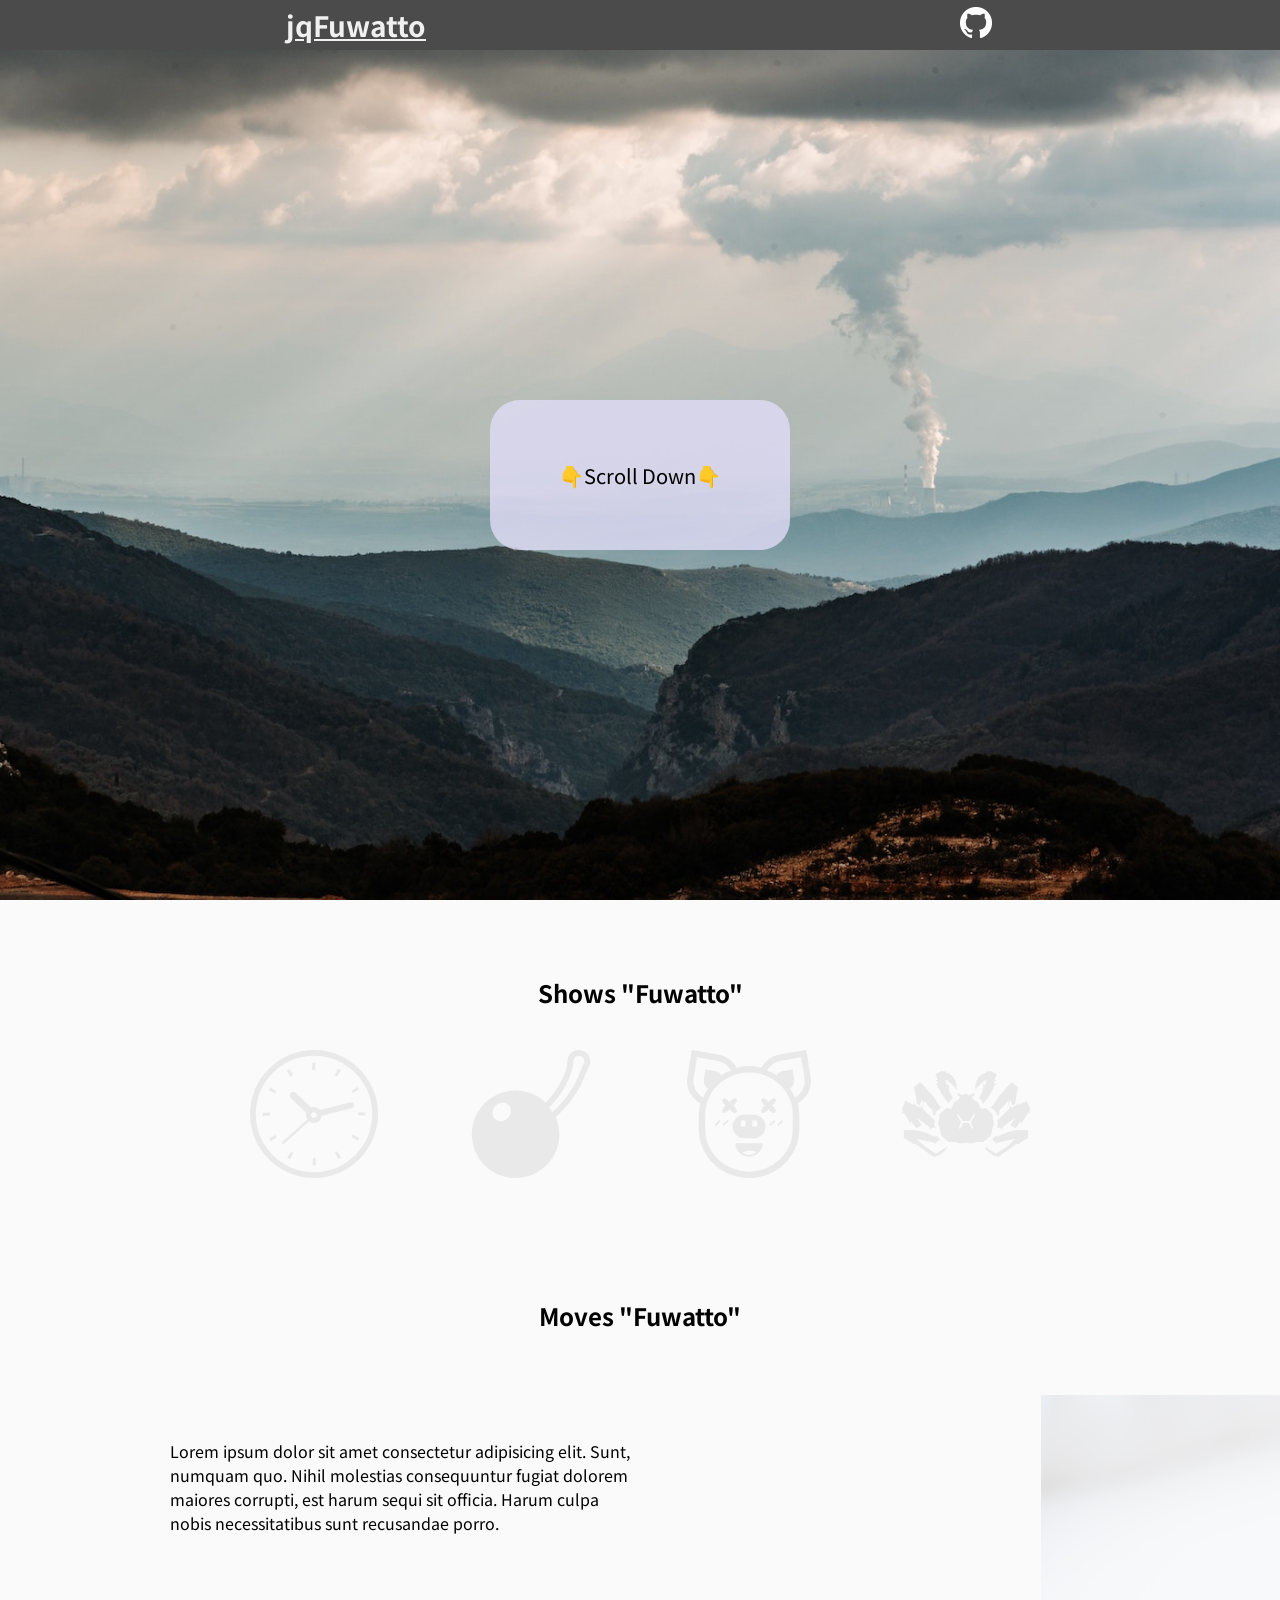
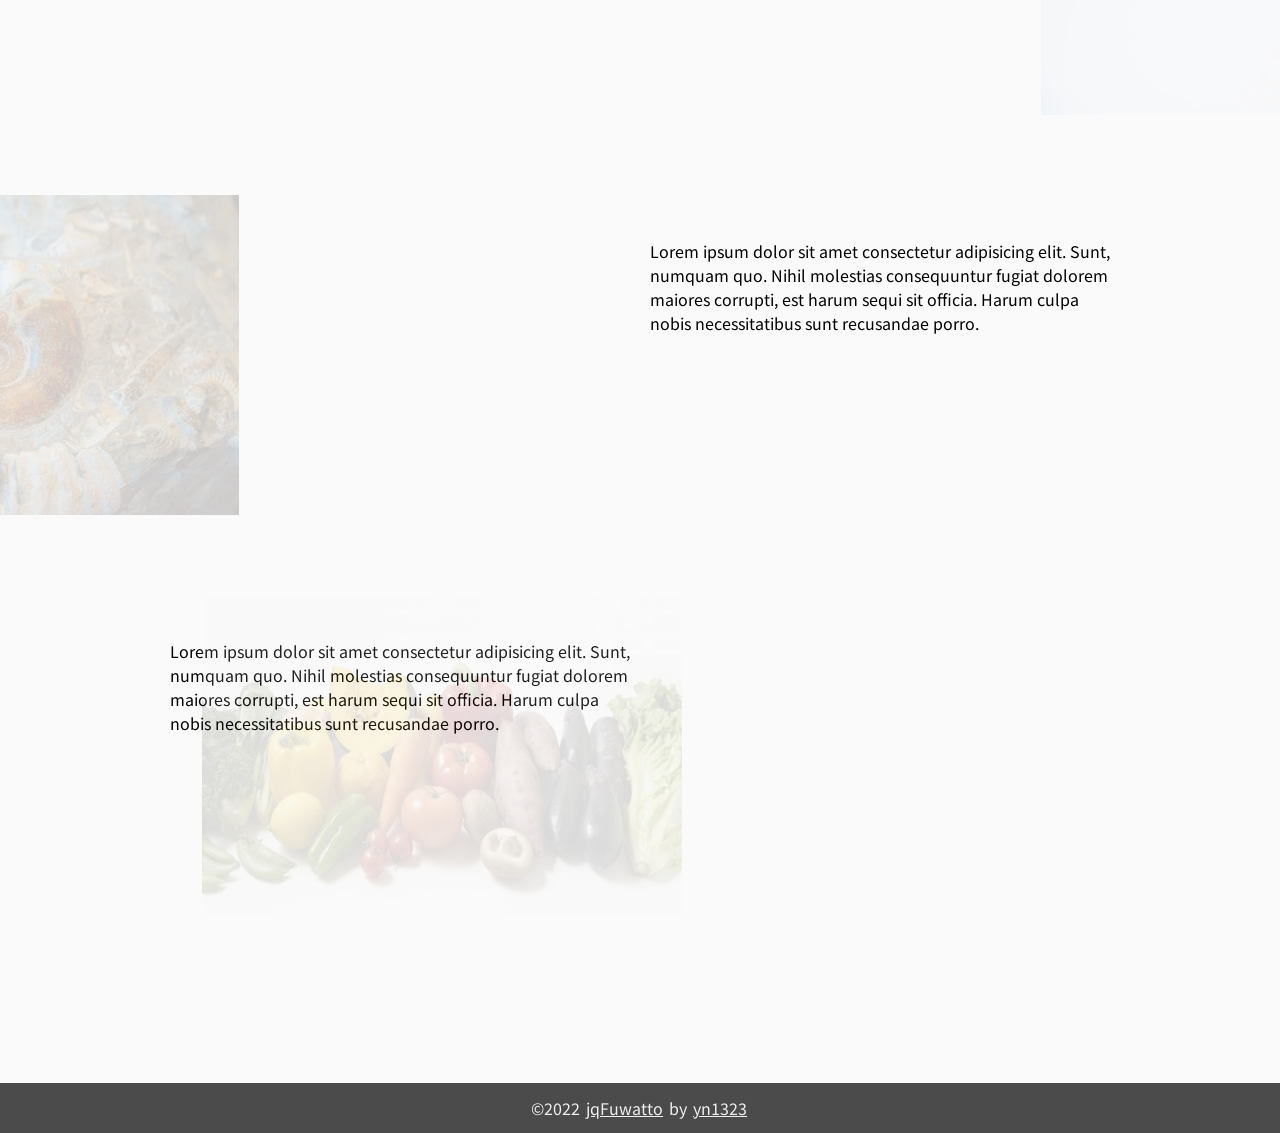
<file: js/fade-slide-scrolling/fade-slide-scrolling/docs/index.html>
<!DOCTYPE html>
<html lang="en">
  <head>
    <meta charset="UTF-8" />
    <link rel="icon" href="./assets/favicon.9bf713e7.ico" />
    <meta name="viewport" content="width=device-width, initial-scale=1.0" />
    <title>jqFuwatto Example</title>
    <link rel="preconnect" href="https://fonts.googleapis.com" />
    <link rel="preconnect" href="https://fonts.gstatic.com" crossorigin />
    <link
      href="https://fonts.googleapis.com/css2?family=Noto+Sans+JP:wght@300;400;700&display=swap"
      rel="stylesheet"
    />
    
    
    <script type="module" crossorigin src="./assets/index.f9e82397.js"></script>
    <link rel="modulepreload" href="./assets/vendor.62917bef.js">
    <link rel="stylesheet" href="./assets/index.7833bf36.css">
  </head>
  <body>
    <header>
      <h1>jqFuwatto</h1>
      <div class="centering">
        <a href="https://github.com/yn1323/jqFuwatto" target="_blank">
          <img src="[data-uri]" />
        </a>
      </div>
    </header>
    <div class="hero">
      <img class="hero_img" src="./assets/hero.4a8e39a6.jpeg" />
      <div class="hero_notice area centering">👇Scroll Down👇</div>
    </div>

    <section>
      <div class="gallery">
        <h2 class="gallery_title centering">Shows "Fuwatto"</h2>
        <div id="icons" class="gallery_icons">
          <img src="./assets/icon1.b836f380.png" />
          <img src="[data-uri]" />
          <img src="./assets/icon3.5163be60.png" />
          <img src="./assets/icon4.1b8b06af.png" />
        </div>
      </div>

      <div class="gallery">
        <h2 class="gallery_title centering">Moves "Fuwatto"</h2>
        <div class="introduction">
          <p>
            Lorem ipsum dolor sit amet consectetur adipisicing elit. Sunt,
            numquam quo. Nihil molestias consequuntur fugiat dolorem maiores
            corrupti, est harum sequi sit officia. Harum culpa nobis
            necessitatibus sunt recusandae porro.
          </p>
          <img
            id="rightToLeft"
            src="./assets/img1.eeafe119.jpeg"
            width="480px"
            height="320px"
          />
        </div>

        <div class="introduction">
          <img
            class="jqFuwattoAsClass"
            src="./assets/img2.0d71a2ba.jpeg"
            width="480px"
            height="320px"
          />
          <p>
            Lorem ipsum dolor sit amet consectetur adipisicing elit. Sunt,
            numquam quo. Nihil molestias consequuntur fugiat dolorem maiores
            corrupti, est harum sequi sit officia. Harum culpa nobis
            necessitatibus sunt recusandae porro.
          </p>
        </div>

        <div class="introduction">
          <p>
            Lorem ipsum dolor sit amet consectetur adipisicing elit. Sunt,
            numquam quo. Nihil molestias consequuntur fugiat dolorem maiores
            corrupti, est harum sequi sit officia. Harum culpa nobis
            necessitatibus sunt recusandae porro.
          </p>
          <img
            class="jqFuwattoAsClass"
            src="./assets/img3.5a495de0.jpeg"
            width="480px"
            height="320px"
          />
        </div>
      </div>
    </section>

    <footer class="footer">
      <p>
        <span>©2022</span>
        <span
          ><a href="https://github.com/yn1323/jqFuwatto" target="_blank"
            >jqFuwatto</a
          ></span
        >
        <span>by</span>
        <span
          ><a href="https://github.com/yn1323" target="_blank">yn1323</a></span
        >
      </p>
    </footer>
  </body>
</html>
</file>
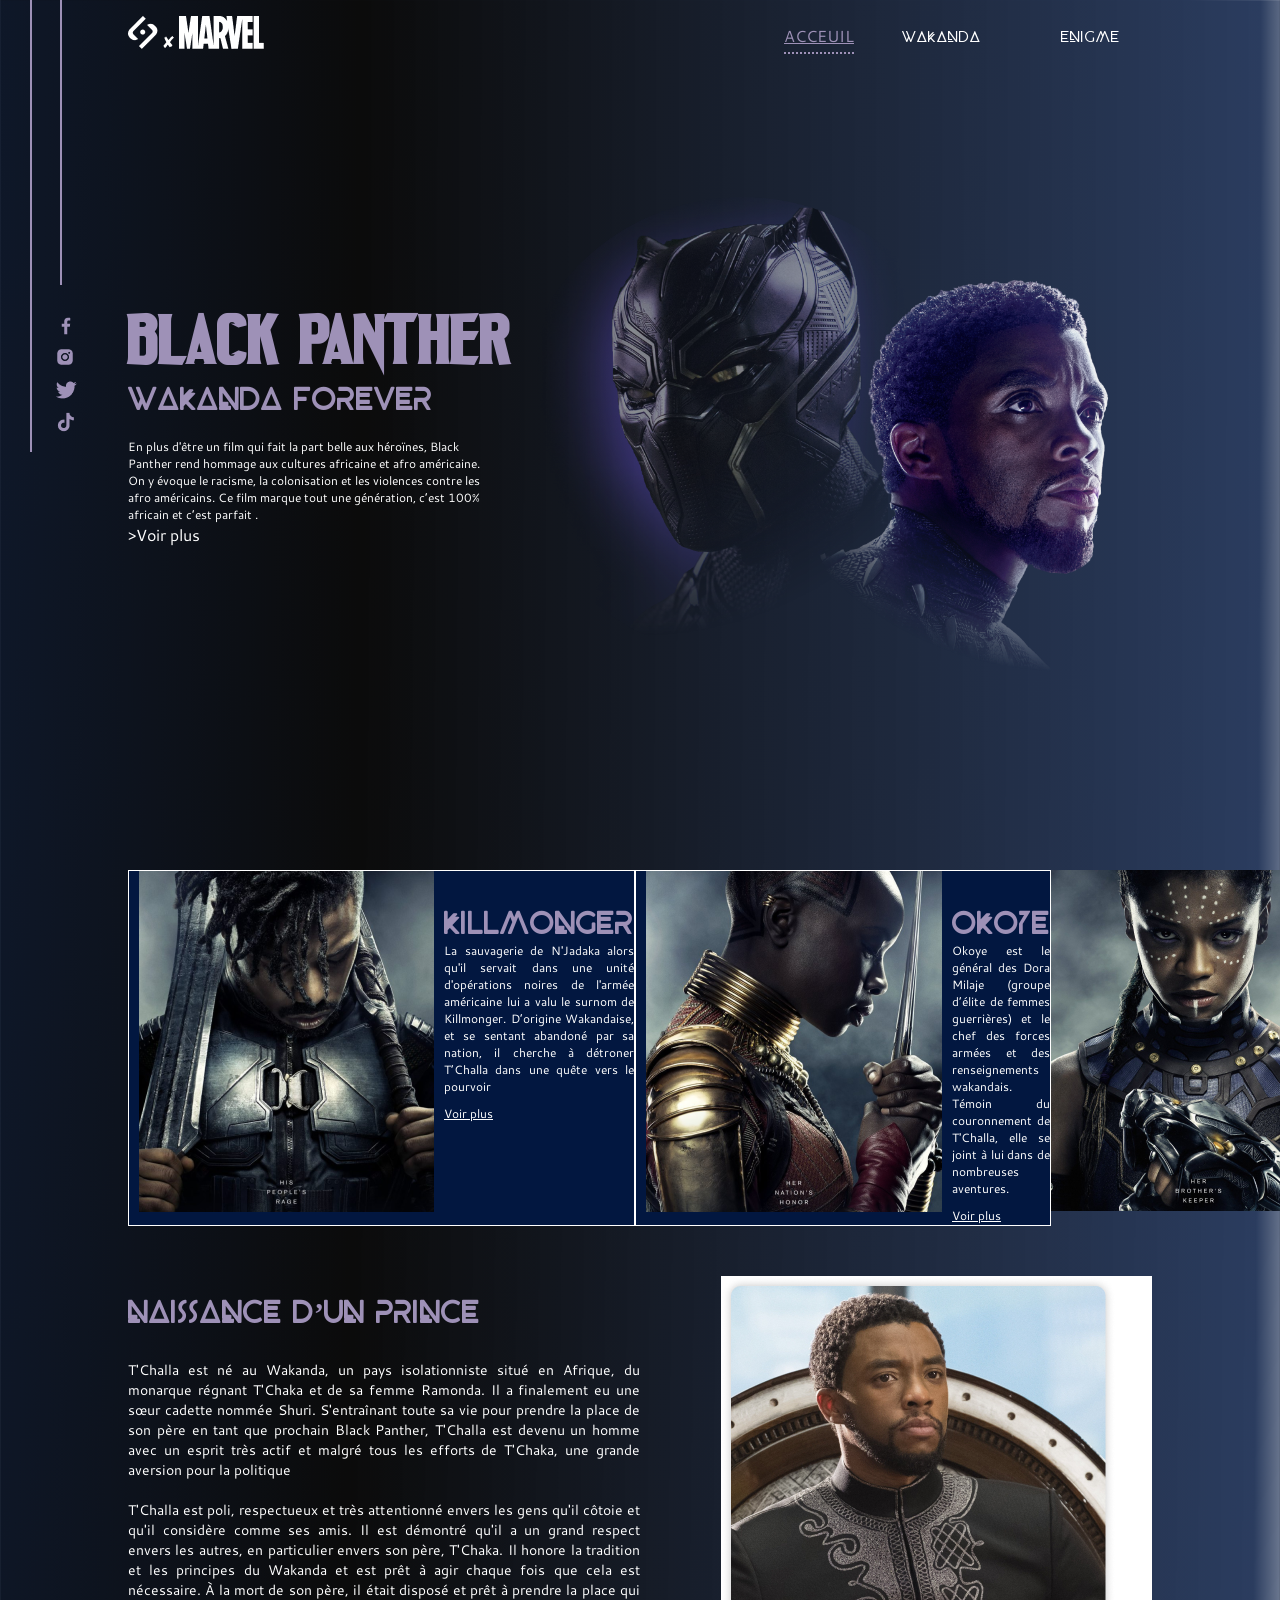
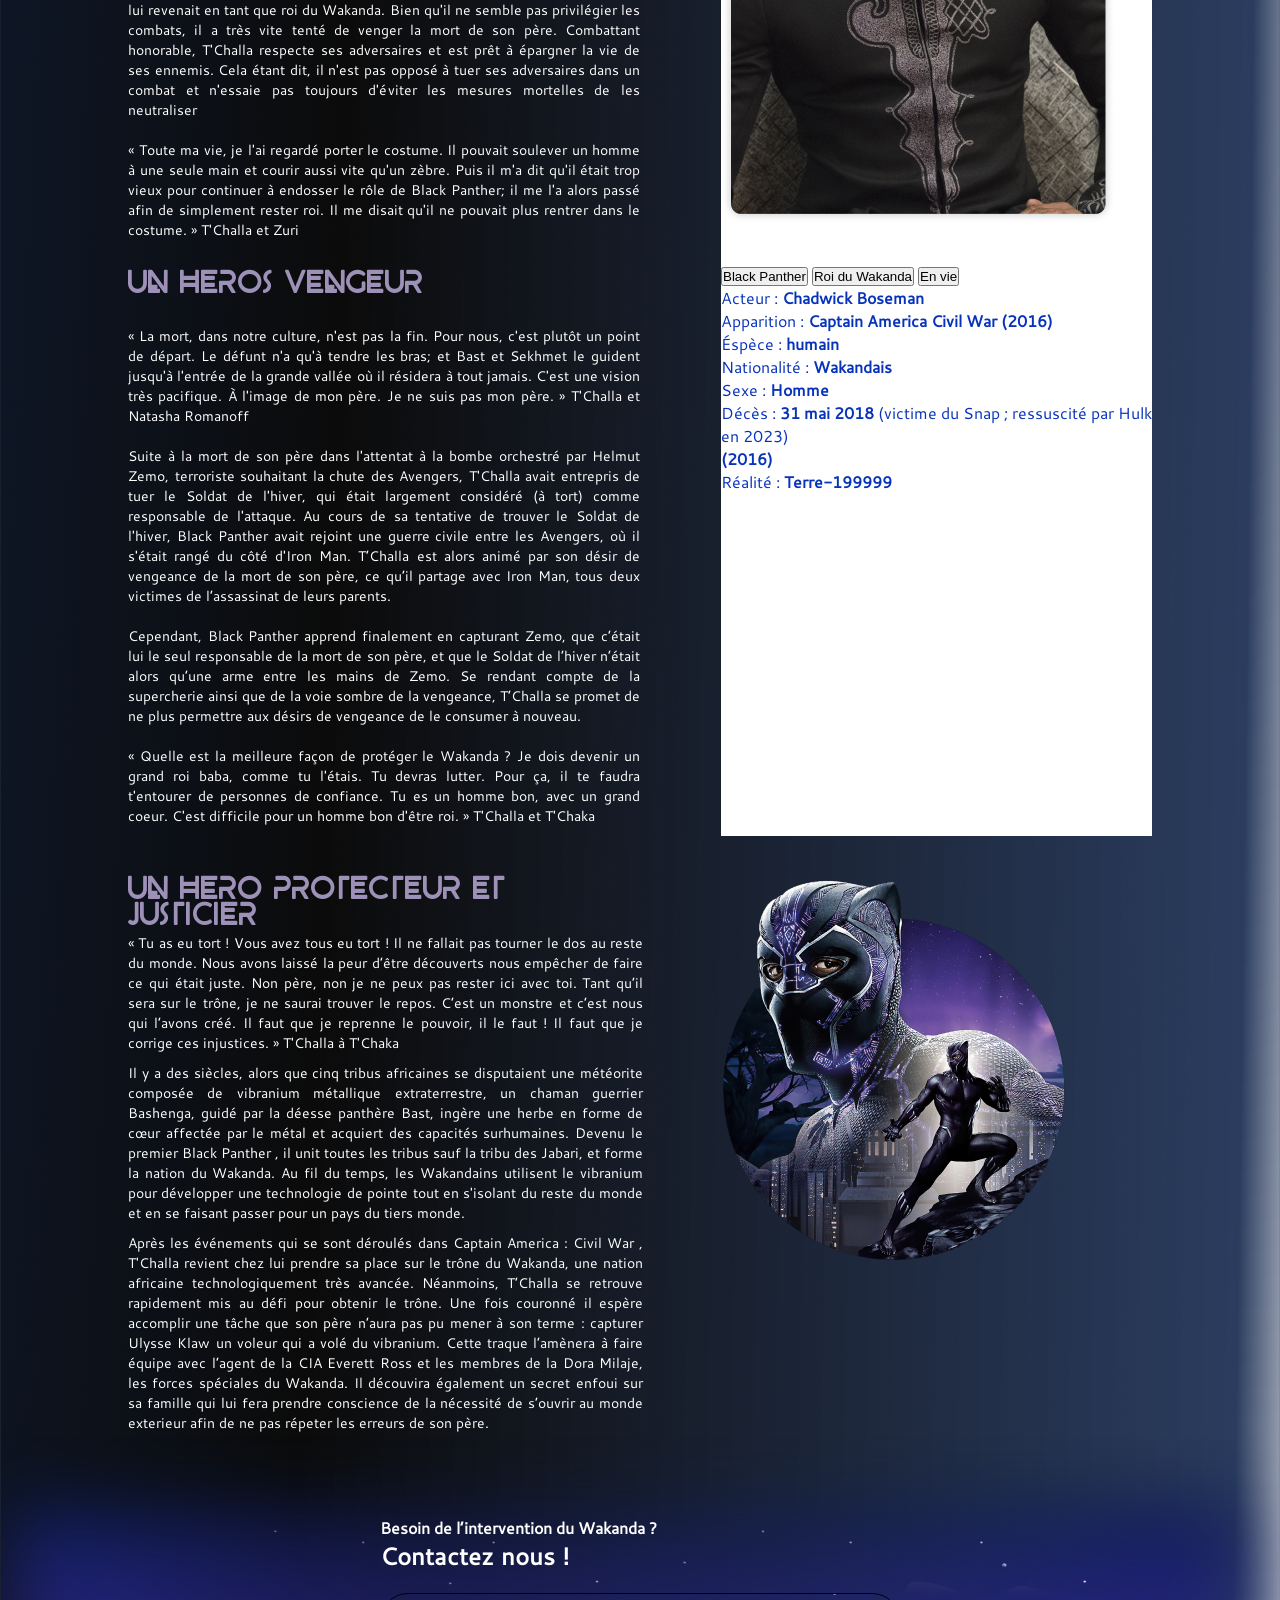
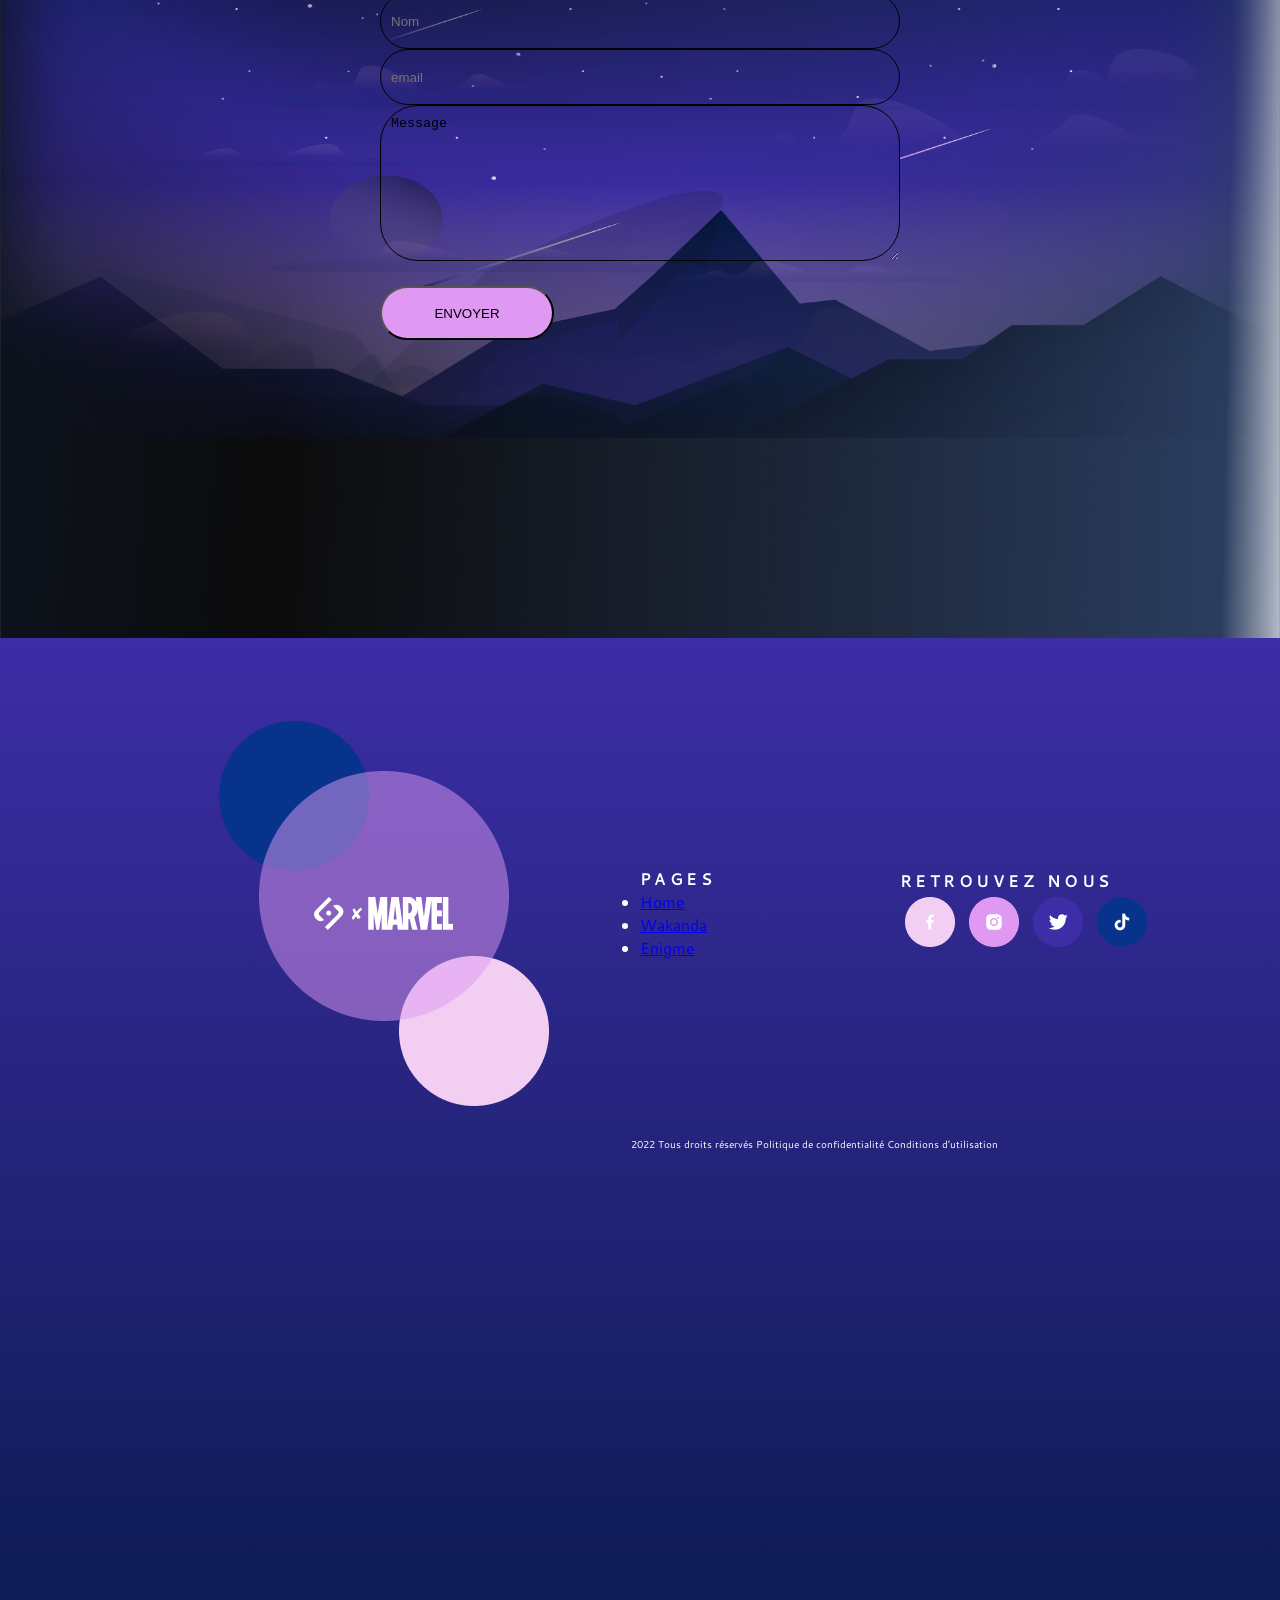
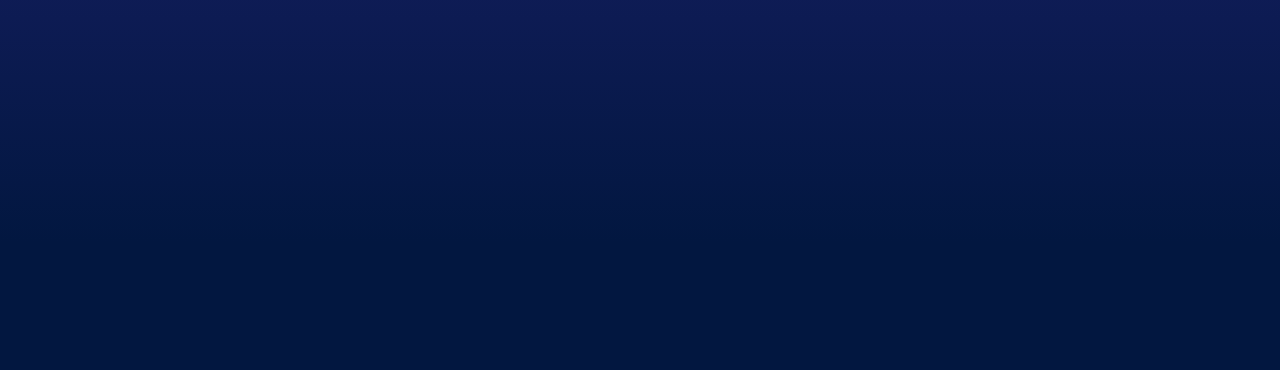
<file: Acceuil.html>
<!DOCTYPE html>
<html lang="en">
<head>
    <meta charset="UTF-8">
    <meta http-equiv="X-UA-Compatible" content="IE=edge">
    <meta name="viewport" content="width=device-width, initial-scale=1.0">
    <link rel="stylesheet" href="./styles/styles.css">
    <script src="./js/jquery-3.6.0.js"></script>
    <script src="./js/aos-master/aos-master/dist/aos.js"></script>
    <script src="./js/fade-slide-scrolling/fade-slide-scrolling/dist/jqFuwatto.umd.js"></script>
    <script>
        AOS.init();
    </script>

    <title>HOME</title>
</head>
<body>
    <header>
        <nav class="navbar container">
            <div class="logo_header">
                <a href="Acceuil.html">
                    <img src="./Illustrations/Logo/icon_SAYNA.png" alt="logo">
                    <img src="./Illustrations/Logo/icon_x.png" alt="logo">
                    <img src="./Illustrations/Logo/icon_MARVEL.png" alt="logo">
                </a>
            </div>
            <div class="menu">
                <ul>
                    <li>
                        <a href="#Acceuil.html" class="navbar_link_active">ACCEUIL</a>

                    </li>
                    <li>
                        <a href="#Wakanda.html" class="navbar_link">WAKANDA</a>

                    </li>
                    <li>
                        <a href="#Enigme.html" class="navbar_link">ENIGME</a>

                    </li>
                </ul>

            </div>

        </nav>

    </header>
    <main>
        <div class="scroll">
            <div class="left-bar"></div>
            <div class="mini-left-bar"></div>
            <div class="social">
                <img src="./Illustrations/Logo/icon_facebook.png" alt="">
                <img src="./Illustrations/Logo/icon_instagram.png" alt="">
                <img src="./Illustrations/Logo/icon_twitter.png" alt="">
                <img src="./Illustrations/Logo/icon_tiktok.png" alt="">

            </div>
            <div class="popupbox" id="popupbox">
                <div class="inside">
                    <button>
                        <h1>Message reçu</h1>

                    </button>
                  
                </div>
              </div>
          
              <!-- fin popupbox  -->
        </div>
        <section id="hero">
            <div class="container">
                <div class="hero">
                    <div class="blackp">
                        <h1>BLACK PANTHER</h1>
                        <h2>WAKANDA FOREVER </h2>
                        <p>En plus d'être un film qui fait la part belle aux héroïnes, Black Panther rend
                            hommage aux cultures africaine et afro américaine. On y évoque le
                            racisme, la colonisation et les violences contre les afro américains. 
                            Ce film marque tout une génération, c’est 100% africain et c’est parfait .
                        </p>
                        <a href="#" data-aos-anchor="#naissance" data-aos-anchor-placement="top-center"></a>>Voir plus </a>

                    </div>
                    <div class="hero_img">
                        <!-- <img src="./Illustrations/Accueil/Pantherhome1..png" alt="image"> -->
                    </div>
                </div>
            </div>

        </section>
        <section id="card">
            <div class="container">
                <div class="card">
                    <div class="div1">
                        <div class="div1_card1">
                            <img src="./Illustrations/Accueil/Pantherhome_slider_1.png" alt="image">

                        </div>
                        <div class="div1_text1">
                            <h2>KILLMONGER</h2>
                            <p>La sauvagerie de N'Jadaka alors qu'il servait dans une
                                unité d'opérations noires de l'armée américaine lui a
                                valu le surnom de Killmonger. D’origine Wakandaise,
                                et se sentant abandoné par sa nation, il cherche à
                                détroner T’Challa dans une quête vers le pourvoir</p>
                            <a href="#">Voir plus</a>

                        </div>

                    </div>
                    <div class="div2">
                        <div class="div2_card2">
                            <img src="./Illustrations/Accueil/Pantherhome_slider_2.png" alt="image">

                        </div>
                        <div class="div2_text2">
                            <h2>OKOYE</h2>
                            <p>Okoye est le général des Dora Milaje (groupe d’élite
                                de femmes guerrières) et le chef des forces armées et
                                des renseignements wakandais. Témoin du
                                couronnement de T'Challa, elle se joint à lui dans de
                                nombreuses aventures.</p>
                            <a href="#">Voir plus</a>
                        </div>

                    </div>
                    <div class="div3">
                        <img src="./Illustrations/Accueil/Pantherhome_slider_3.png" alt="image">
                        <button> ></button>
                    </div>

                </div>

            </div>

        </section>
        <section id="tchalla">
            <div class="container">
                <div class="tchalla">
                <div class="tchalla_text">
                    <h2>Naissance d’un prince</h2>
                    <p>T'Challa est né au Wakanda, un pays isolationniste situé en Afrique, du monarque régnant T'Chaka et de sa femme
                        Ramonda. Il a finalement eu une sœur cadette nommée Shuri. S'entraînant toute sa vie pour prendre la place de son père
                        en tant que prochain Black Panther, T'Challa est devenu un homme avec un esprit très actif et malgré tous les efforts de
                        T'Chaka, une grande aversion pour la politique</p>
                    <p>T'Challa est poli, respectueux et très attentionné envers les gens qu'il côtoie et qu'il considère comme ses amis. Il est
                        démontré qu'il a un grand respect envers les autres, en particulier envers son père, T'Chaka. Il honore la tradition et les
                        principes du Wakanda et est prêt à agir chaque fois que cela est nécessaire. À la mort de son père, il était disposé et prêt à
                        prendre la place qui lui revenait en tant que roi du Wakanda. Bien qu'il ne semble pas privilégier les combats, il a très vite
                        tenté de venger la mort de son père. Combattant honorable, T'Challa respecte ses adversaires et est prêt à épargner la vie
                        de ses ennemis. Cela étant dit, il n'est pas opposé à tuer ses adversaires dans un combat et n'essaie pas toujours d'éviter les
                        mesures mortelles de les neutraliser</p>
                    <p>« Toute ma vie, je l'ai regardé porter le costume. Il pouvait soulever un homme à une seule main et courir aussi vite
                        qu'un zèbre. Puis il m'a dit qu'il était trop vieux pour continuer à endosser le rôle de Black Panther; il me l'a alors
                        passé afin de simplement rester roi.
                        
                         Il me disait qu'il ne pouvait plus rentrer dans le costume. »
                        
                         T'Challa et Zuri</p>
                    <h2>un heros vengeur</h2>
                    <p>« La mort, dans notre culture, n'est pas la fin. Pour nous, c'est plutôt un point de départ. Le défunt n'a qu'à tendre les
                        bras; et Bast et Sekhmet le guident jusqu'à l'entrée de la grande vallée où il résidera à tout jamais.
                        
                         C'est une vision très pacifique.
                        
                         À l'image de mon père. Je ne suis pas mon père. »
                        
                         T'Challa et Natasha Romanoff</p>
                    <p>Suite à la mort de son père dans l'attentat à la bombe orchestré par Helmut Zemo, terroriste souhaitant la chute des
                        Avengers, T'Challa avait entrepris de tuer le Soldat de l'hiver, qui était largement considéré (à tort) comme responsable de
                        l'attaque. Au cours de sa tentative de trouver le Soldat de l'hiver, Black Panther avait rejoint une guerre civile entre les
                        Avengers, où il s'était rangé du côté d'Iron Man. T’Challa est alors animé par son désir de vengeance de la mort de son père,
                        ce qu’il partage avec Iron Man, tous deux victimes de l’assassinat de leurs parents.</p>
                    <p>Cependant, Black Panther apprend finalement en capturant Zemo, que c’était lui le seul responsable de la mort de son
                        père, et que le Soldat de l’hiver n’était alors qu’une arme entre les mains de Zemo. Se rendant compte de la supercherie
                        ainsi que de la voie sombre de la vengeance, T’Challa se promet de ne plus permettre aux désirs de vengeance de le
                        consumer à nouveau.</p>
                    <p id="naissance">« Quelle est la meilleure façon de protéger le Wakanda ? Je dois devenir un grand roi baba, comme tu l'étais.

                        Tu devras lutter. Pour ça, il te faudra t'entourer de personnes de confiance. Tu es un homme bon, avec un grand
                       coeur. C'est difficile pour un homme bon d'être roi. »
                       
                        T'Challa et T'Chaka</p>

                </div>
                <div class="tchalla_img">
                    <div class="tchalla_div1">
                        <img src="./Illustrations/Accueil/Pantherhome3.png" alt="image">

                    </div>
                    <div class="tchalla_div2">
                        <h2>T’Challa</h2>
                        <div class="boutons">
                            <button>Black Panther</button>
                            <button>Roi du Wakanda</button>
                            <button>En vie</button>
                        </div>
                        <p class="p1">Acteur : <strong>Chadwick Boseman</strong></p>
                        <p class="p1">Apparition : <strong>Captain America Civil War (2016)</strong></p>
                        <p class="p1" >Éspèce : <strong>humain</strong></p>
                        <p class="p1">Nationalité : <strong>Wakandais</strong></p>
                        <p class="p1">Sexe : <strong>Homme</strong></p>
                        <p class="p1" >Décès : <strong>31 mai 2018</strong> (victime du Snap ; ressuscité par Hulk<br>
                            en 2023)<br><strong>(2016)</strong> </p>
                        <p class="p1">Réalité : <strong>Terre-199999</strong></p>

                    </div>

                 </div>
                 </div>
            </div>

        </section>
        <section id="protecteur">
            <div class="container">
                <div class="justicier">
                    <div class="protect_text">
                        <h2>UN HERO PROTECTEUR ET JUSTICIER</h2>
                        <p>« Tu as eu tort ! Vous avez tous eu tort ! Il ne fallait pas tourner le dos au reste du monde. Nous avons laissé la peur
                            d’être découverts nous empêcher de faire ce qui était juste. Non père, non je ne peux pas rester ici avec toi. Tant qu’il
                            sera sur le trône, je ne saurai trouver le repos. C’est un monstre et c’est nous qui l’avons créé. Il faut que je reprenne
                            le pouvoir, il le faut ! Il faut que je corrige ces injustices. »
                            
                             T'Challa à T'Chaka</p>
                        <p>Il y a des siècles, alors que cinq tribus africaines se disputaient une météorite composée de vibranium métallique
                            extraterrestre, un chaman guerrier Bashenga, guidé par la déesse panthère Bast, ingère une herbe en forme de cœur
                            affectée par le métal et acquiert des capacités surhumaines. Devenu le premier Black Panther , il unit toutes les tribus sauf
                            la tribu des Jabari, et forme la nation du Wakanda. Au fil du temps, les Wakandains utilisent le vibranium pour développer
                            une technologie de pointe tout en s'isolant du reste du monde et en se faisant passer pour un pays du tiers monde.</p>
                        <p>Après les événements qui se sont déroulés dans Captain America : Civil War , T'Challa revient chez lui prendre sa place sur
                            le trône du Wakanda, une nation africaine technologiquement très avancée. Néanmoins, T’Challa se retrouve rapidement
                            mis au défi pour obtenir le trône. Une fois couronné il espère accomplir une tâche que son père n’aura pas pu mener à son
                            terme : capturer Ulysse Klaw un voleur qui a volé du vibranium. Cette traque l’amènera à faire équipe avec l’agent de la CIA
                            Everett Ross et les membres de la Dora Milaje, les forces spéciales du Wakanda. Il découvira également un secret enfoui
                            sur sa famille qui lui fera prendre conscience de la nécessité de s’ouvrir au monde exterieur afin de ne pas répeter les
                            erreurs de son père.</p>

                    </div>
                    <div class="protect_img">
                        <img src="./Illustrations/Accueil/Pantherhome2.png" alt="image">
                    </div>
                </div>

            </div>

        </section>
        <section id="formulaire">
            <div class="formulaire">
                <div class="contact">
                <h4>Besoin de l’intervention du Wakanda ?</h4>
                <h2>Contactez nous ! </h2>
                <form action="">
                    <input type="text" placeholder="Nom"><br>
                    <input type="email" placeholder="email" id="email"><br>
                    <textarea name="" id="" cols="30" rows="10">Message</textarea>
                </form>
                <button>ENVOYER</button>
                <span id="invalid"></span>
                </div>

            </div>

        </section>

    </main>
    <footer>
        <div class="container footer">
        <div class="footer_img">
            <img src="./Illustrations/Logo/footer2.png" alt="logo">
        </div>
        <div class="footer_text">
            <div>
                <h2>PAGES</h2>
                <ul>
                    <li><a href="#">Home</a></li>
                    <li><a href="#">Wakanda</a></li>
                    <li><a href="#">Enigme</a></li>
                </ul>
            </div>
            <div>
                <h2>RETROUVEZ NOUS</h2>
                <div class="icon_footer">
                    <img src="./Illustrations/Logo/footer3.png" alt="icon">
                    <img src="./Illustrations/Logo/footer4.png" alt="icon">
                    <img src="./Illustrations/Logo/footer5.png" alt="icon">
                    <img src="./Illustrations/Logo/footer6.png" alt="icon">
                    
                </div>
            </div>
                   
            </div>
        </div>
    
        </div>
        <div>
            <p> 2022 Tous droits réservés Politique de confidentialité Conditions d’utilisation</p>
        </div>

    </footer>
    <script src="./js/general.js"></script>
    <script src="./js/scroll.js"></script>
    <script src="./js/validator.js"></script>
    
</body>
</html>
</file>
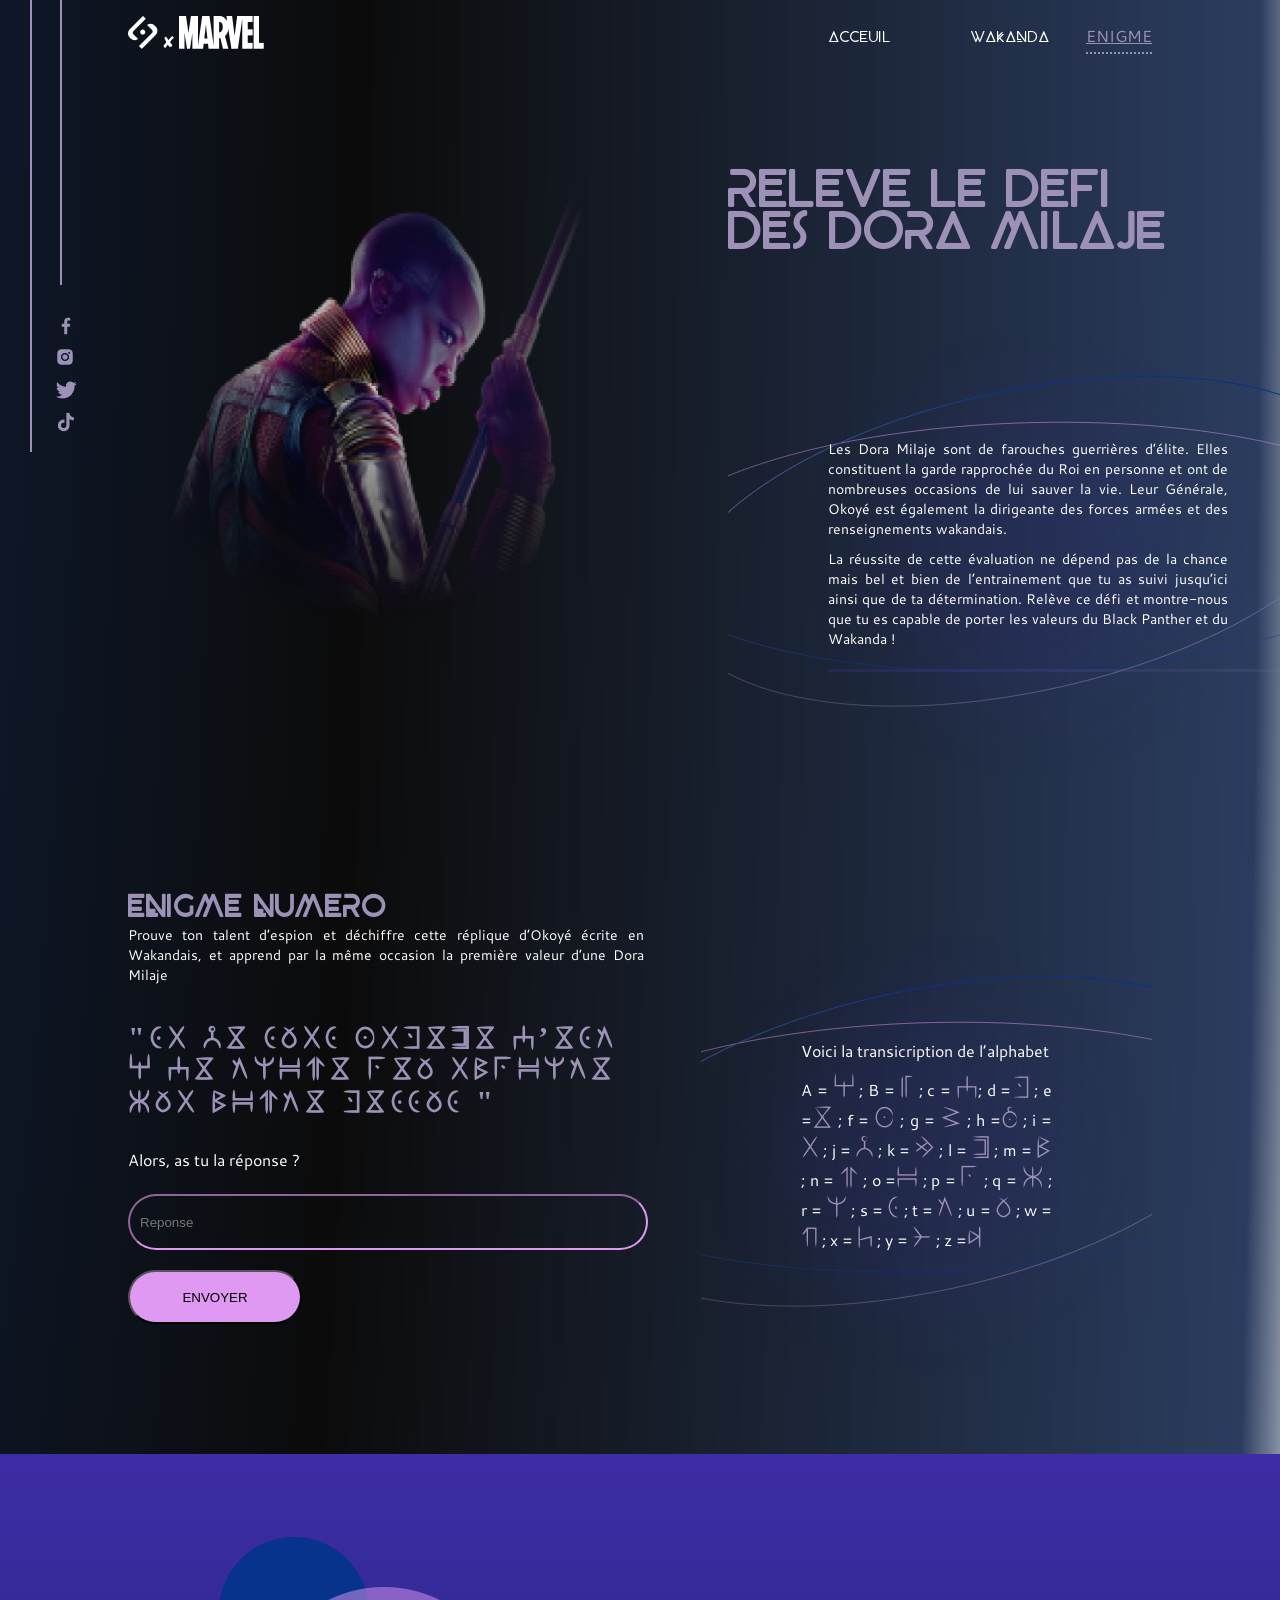
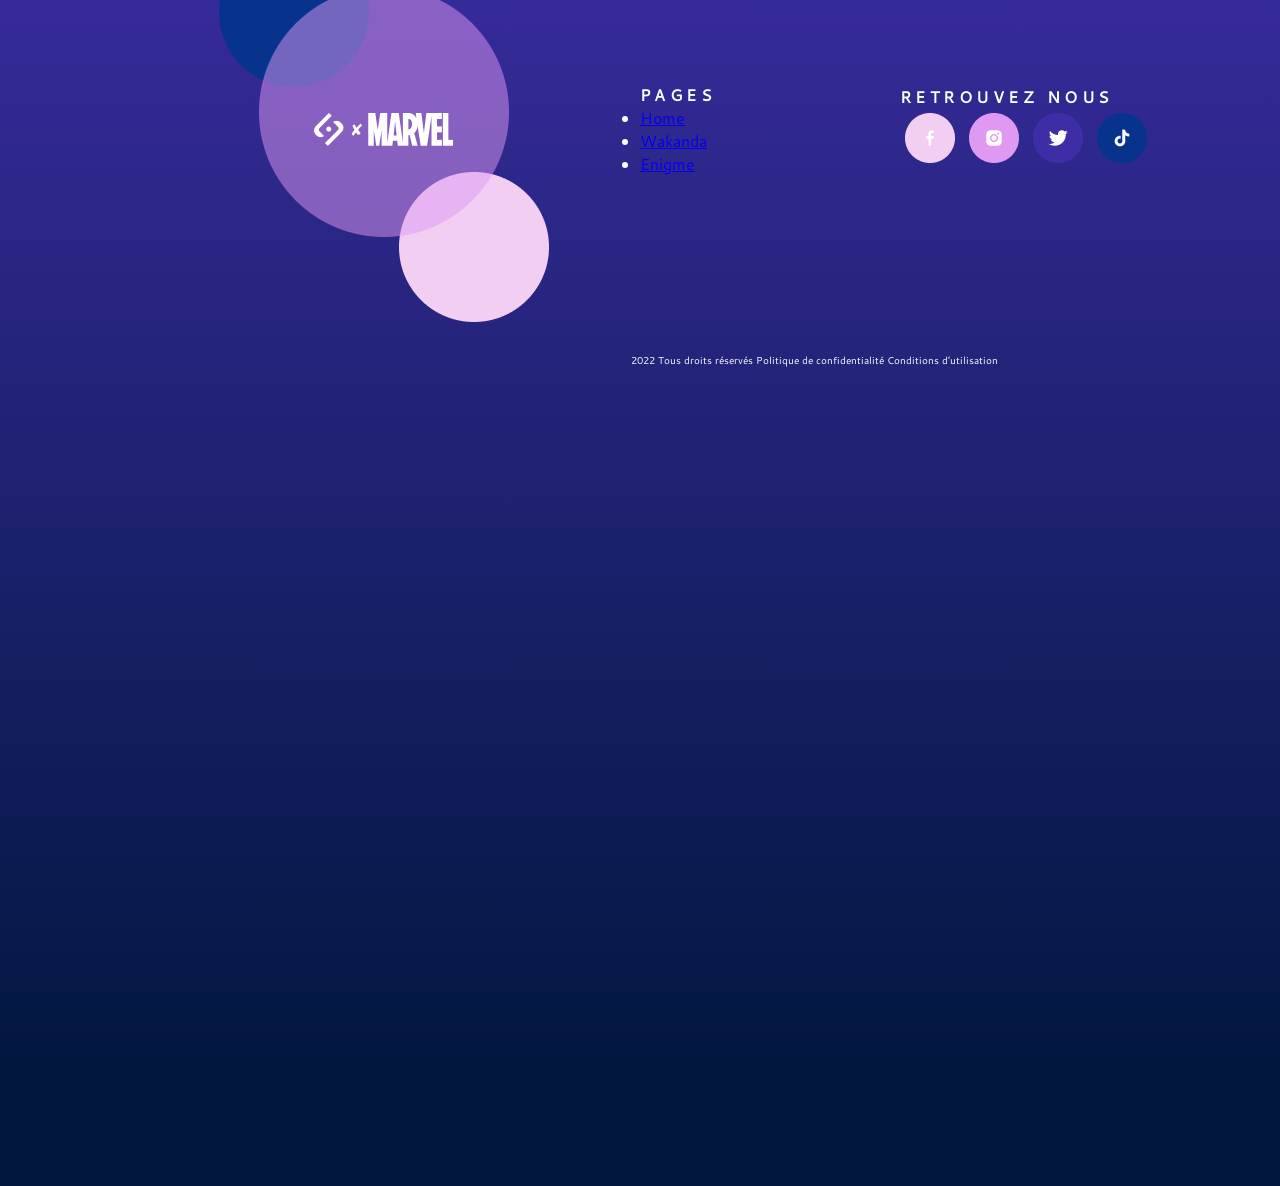
<file: Enigme.html>
<!DOCTYPE html>
<html lang="en">
<head>
    <meta charset="UTF-8">
    <meta http-equiv="X-UA-Compatible" content="IE=edge">
    <meta name="viewport" content="width=device-width, initial-scale=1.0">
    <link rel="stylesheet" href="./styles/styles.css">
    <script src="./js/jquery-3.6.0.js"></script>
    <script src="./js/aos-master/aos-master/dist/aos.js"></script>
    <script src="./js/fade-slide-scrolling/fade-slide-scrolling/dist/jqFuwatto.umd.js"></script>
    <script>
        AOS.init();
      </script>
    <title> ENIGME</title>
</head>
<body>
    <header>
        <nav class="navbar container">
            <div class="logo_header">
                <a href="Acceuil.html">
                    <img src="./Illustrations/Logo/icon_SAYNA.png" alt="logo">
                    <img src="./Illustrations/Logo/icon_x.png" alt="logo">
                    <img src="./Illustrations/Logo/icon_MARVEL.png" alt="logo">
                </a>
            </div>
            <div class="menu">
                <ul>
                    <li>
                        <a href="#Acceuil.html" class="navbar_link">ACCEUIL</a>

                    </li>
                    <li>
                        <a href="#Wakanda.html" class="navbar_link">WAKANDA</a>

                    </li>
                    <li>
                        <a href="#Enigme.html" class="navbar_link_active">ENIGME</a>

                    </li>
                </ul>

            </div>

        </nav>

    </header>
    <main>
        <div class="scroll">
            <div class="left-bar"></div>
            <div class="mini-left-bar"></div>
            <div class="social">
                <img src="./Illustrations/Logo/icon_facebook.png" alt="">
                <img src="./Illustrations/Logo/icon_instagram.png" alt="">
                <img src="./Illustrations/Logo/icon_twitter.png" alt="">
                <img src="./Illustrations/Logo/icon_tiktok.png" alt="">

            </div>
        </div>
        <div class="popupbox" id="popupbox">
            <div class="inside">
                <h1>TON INITIATION EST <br>TERMINEE</h1>
                <button>
                    <h1><a>REVENIR A L'ACCEUIL </a></h1>
                </button>
                
              
            </div>
          </div>
      
          <!-- fin popupbox  -->
        <section id="heroe">
            <div class="container">
            <div class="hero_page">
                <div class="hero_img">
                   <img src="./Illustrations/Enigme/Pantherenigme1.png" alt="image">

                </div>
                <div class="hero_text">
                    <h1>Releve le defi <br> des dora milaje</h1>
                    <div class="div1">
                        <p>Les Dora Milaje sont de farouches guerrières d’élite. Elles constituent la garde
                            rapprochée du Roi en personne et ont de nombreuses occasions de lui sauver la
                            vie. Leur Générale, Okoyé est également la dirigeante des forces armées et des
                            renseignements wakandais.</p>
                            
                        <p> La réussite de cette évaluation ne dépend pas de la chance mais bel et bien de
                            l’entrainement que tu as suivi jusqu’ici ainsi que de ta détermination. Relève ce défi
                            et montre-nous que tu es capable de porter les valeurs du Black Panther et du
                            Wakanda !</p>
                            <img src="./Illustrations/Enigme/Pantherenigme3.png"  alt="">

                    </div>

                </div>

            </div>
            </div>

        </section >
        <section id=wakanda>
            <div class="container">
                
            </div>

        </section>
        <section id="forme">
            <div class="container">
                <div class="forme">
                    <div class="alphabet">
                        <div class="titre">
                            <h2>ENIGME NUMERO 1</h2>
                            <p>Prouve ton talent d’espion et déchiffre cette réplique d’Okoyé écrite en Wakandais,
                                et apprend par la même occasion la première valeur d’une Dora Milaje</p>
                            <h2 class="h2"> "SI JE SUIS FIDELE C’EST A CE TRONE
                                PEU IMPORTE QUI MONTE DESSUS "</h2>
                            
                            </div>
                       
                        <div class="form">
                            <label for="">Alors, as tu la réponse ?</label><br>
                            <br>
                            <input type="text" placeholder="Reponse" id="Reponse"><br>
                            <span id="invalid"></span>
                            <button>ENVOYER</button>

                        </div>
                    </div>
                    <div class="savoir">
                        <p>Voici la transicription de l’alphabet </p>
                        <p>A = <span>a</span> ; B = <span>b</span> ; c = <span>c</span>; d =<span>d</span> ; e =<span>e</span> ; f = <span>f</span> ; g = <span>g</span> ; h =<span>h</span>  ; i = <span>i</span> ; j = <span>j</span> ; 

                            k = <span>k</span> ; l = <span>l</span> ; m = <span>m</span> ; n = <span>n</span> ; o =<span>o</span> ; p = <span>p</span> ; q = <span>q</span> ; r = <span>r</span> ; s = <span>s</span> ; t = <span>t</span> ;
                            
                            u = <span>u</span> ; w = <span>w</span> ; x = <span>x</span> ; y = <span>y</span> ; z =<span>z</span> </p>
                        

                    </div>
                </div>

            </div>


        </section>

    </main>
    <footer>
        <div class="container footer">
        <div class="footer_img">
            <img src="./Illustrations/Logo/footer2.png" alt="logo">
        </div>
        <div class="footer_text">
            <div>
                <h2>PAGES</h2>
                <ul>
                    <li><a href="#">Home</a></li>
                    <li><a href="#">Wakanda</a></li>
                    <li><a href="#">Enigme</a></li>
                </ul>
            </div>
            <div>
                <h2>RETROUVEZ NOUS</h2>
                <div class="icon_footer">
                    <img src="./Illustrations/Logo/footer3.png" alt="icon">
                    <img src="./Illustrations/Logo/footer4.png" alt="icon">
                    <img src="./Illustrations/Logo/footer5.png" alt="icon">
                    <img src="./Illustrations/Logo/footer6.png" alt="icon">
                    
                </div>
            </div>
                   
            </div>
        </div>
    
        </div>
        <div>
            <p> 2022 Tous droits réservés Politique de confidentialité Conditions d’utilisation</p>
        </div>

    </footer>
    <script src="./js/general.js"></script>
    <script src="./js/scroll.js"></script>
    <script src="./js/validator.js"></script>
    
</body>
</html>
</file>
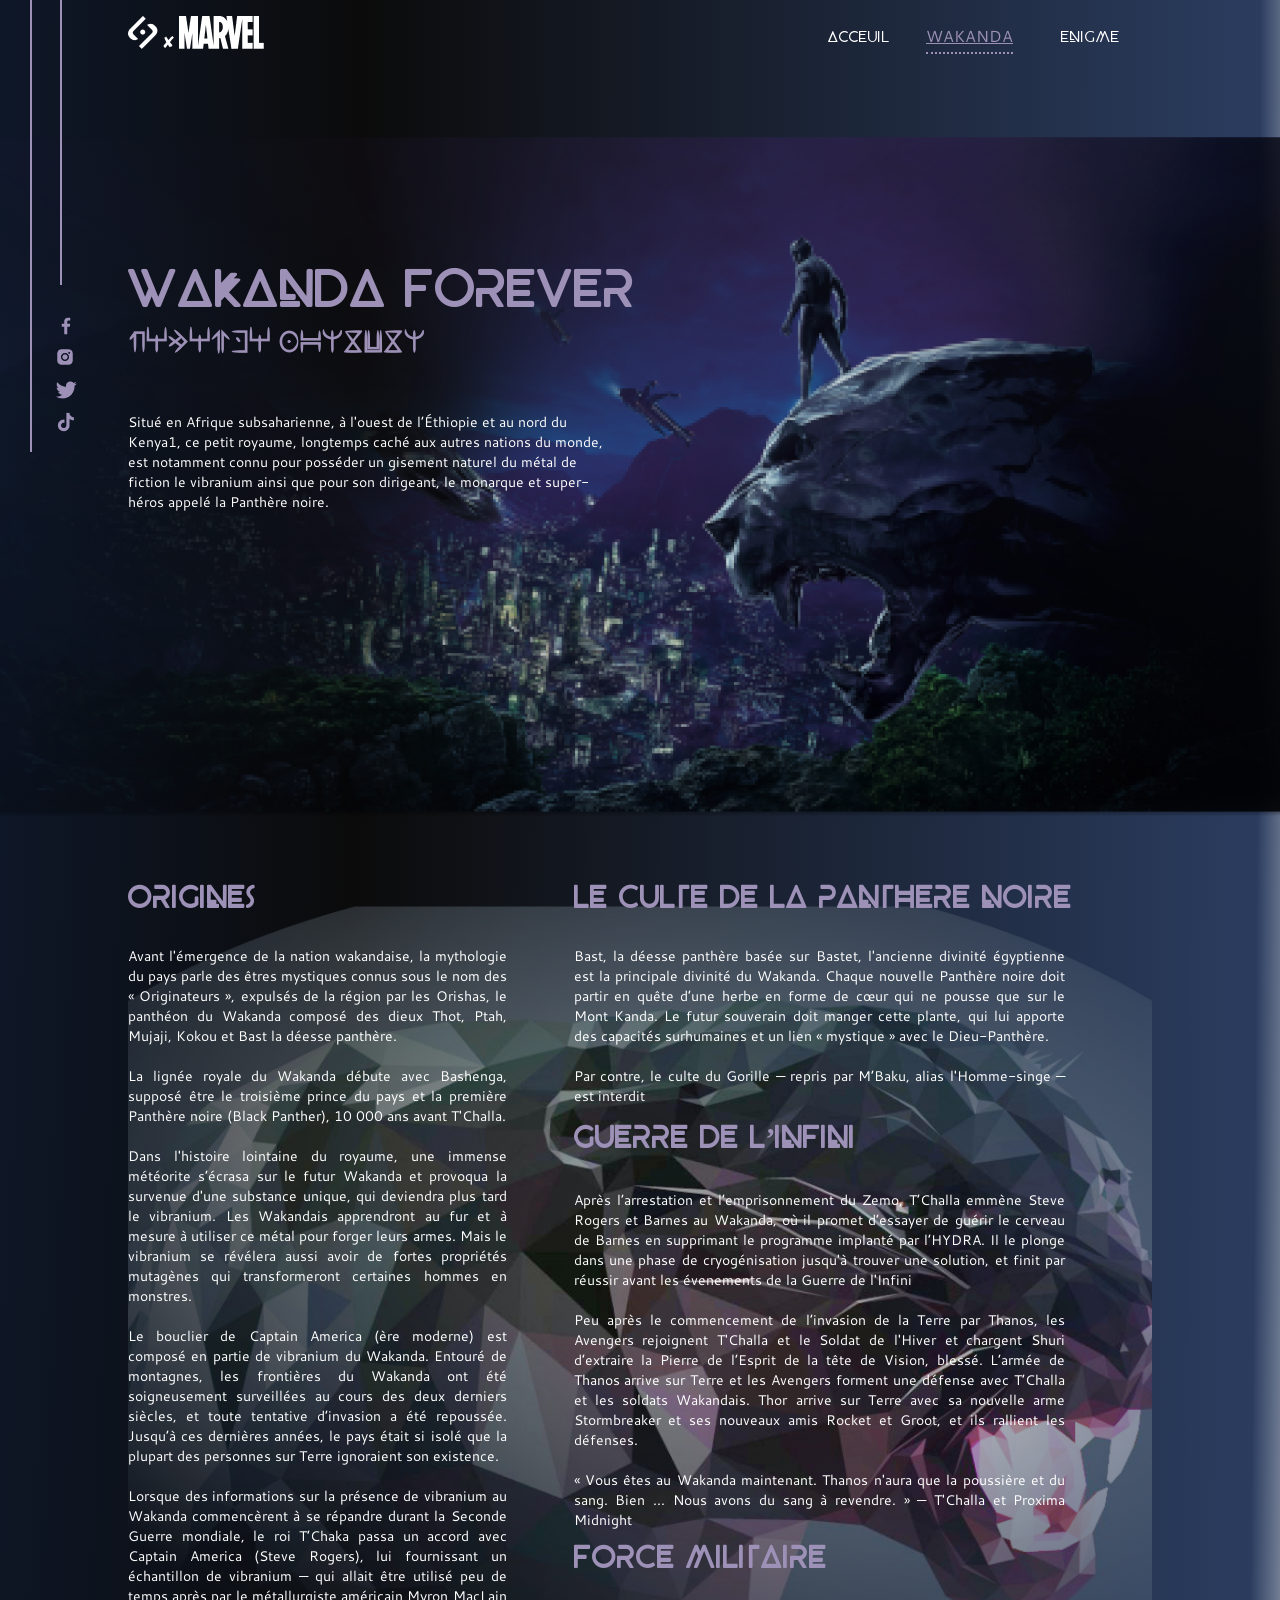
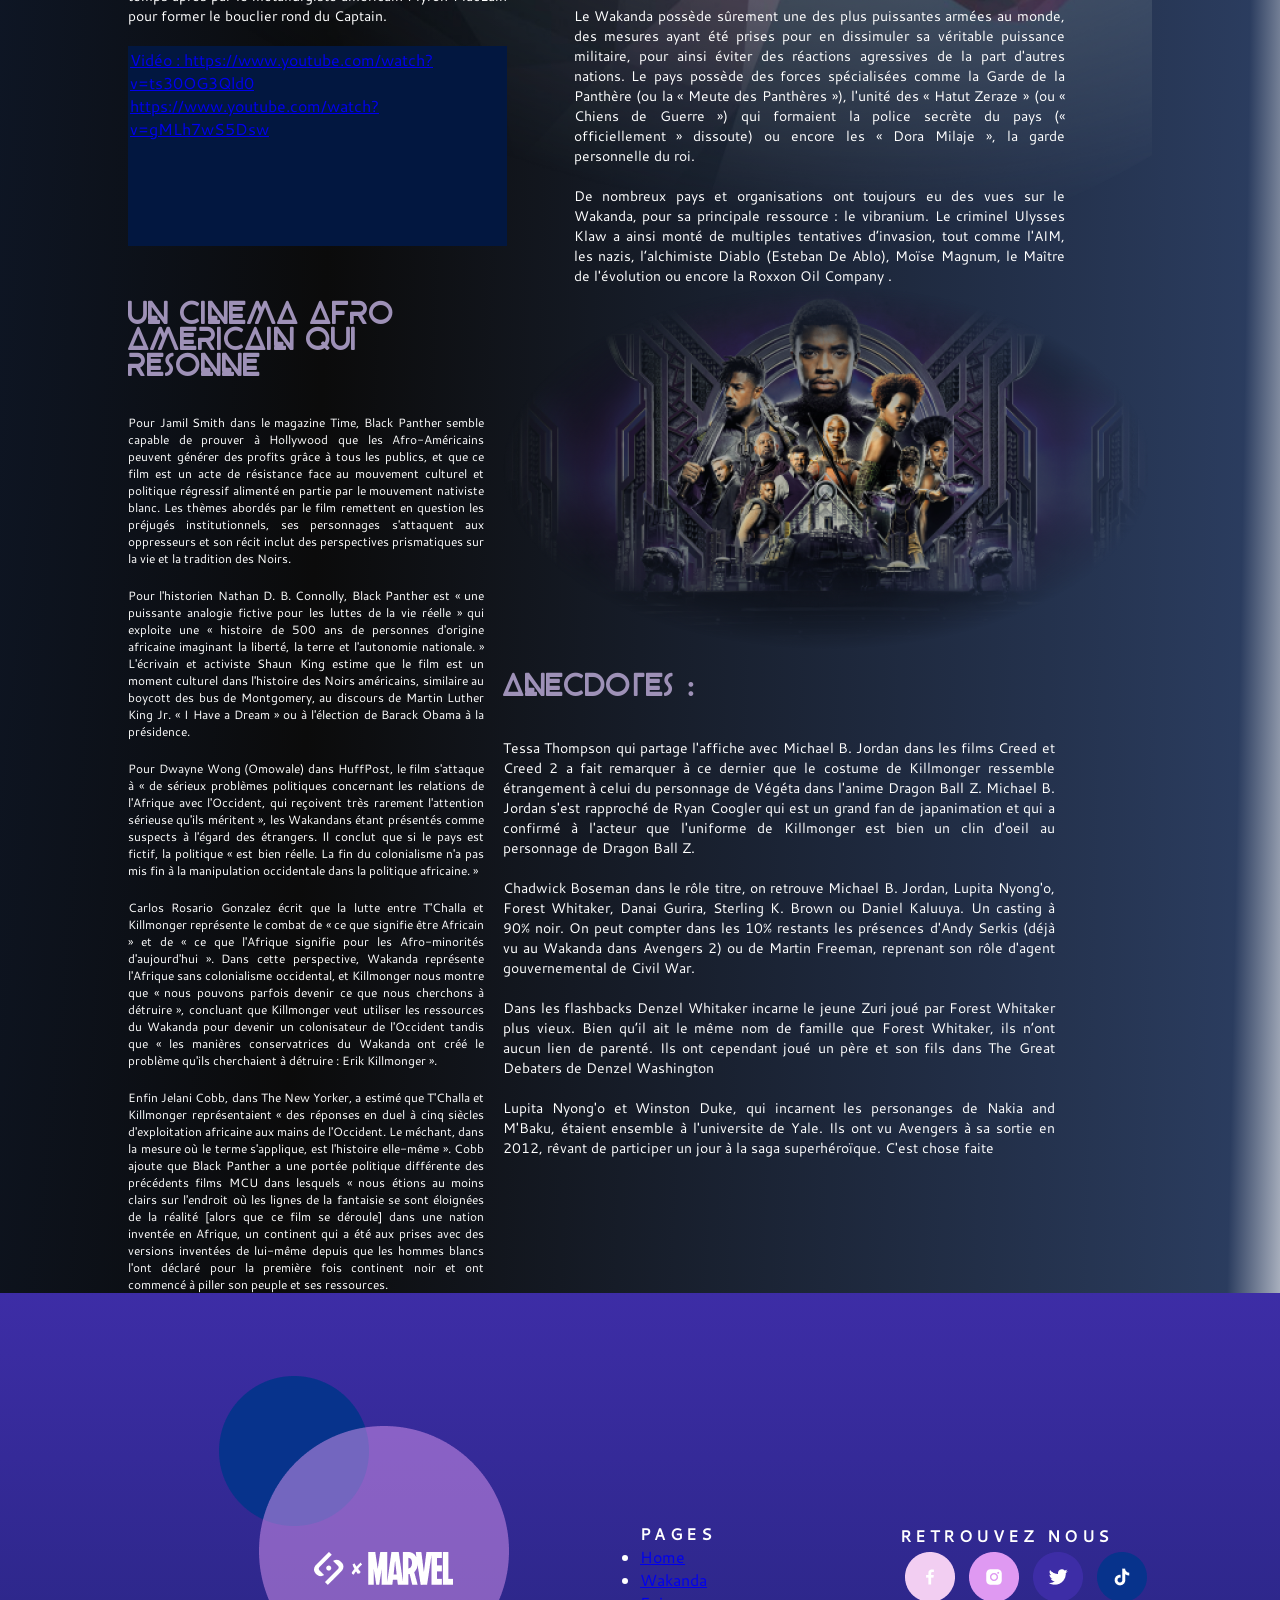
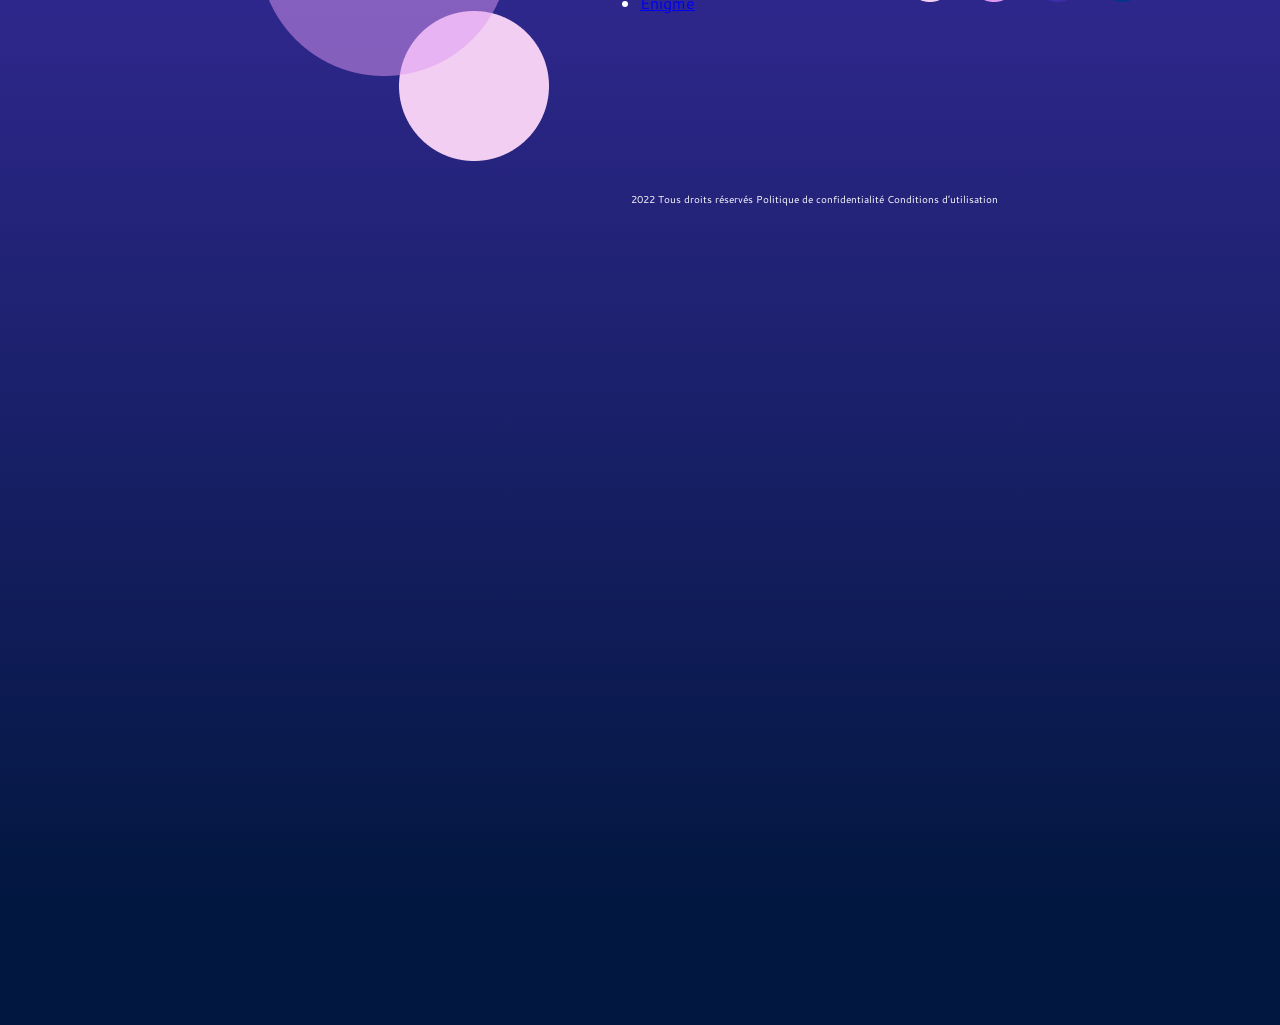
<file: Wakanda.html>
<!DOCTYPE html>
<html lang="en">
<head>
    <meta charset="UTF-8">
    <meta http-equiv="X-UA-Compatible" content="IE=edge">
    <meta name="viewport" content="width=device-width, initial-scale=1.0">
    <link rel="stylesheet" href="./styles/styles.css">
    <script src="./js/jquery-3.6.0.js"></script>
    <script src="./js/aos-master/aos-master/dist/aos.js"></script>
    <script src="./js/fade-slide-scrolling/fade-slide-scrolling/dist/jqFuwatto.umd.js"></script>
    <script>
        AOS.init();
      </script>
    <title> Wakanda</title>
</head>
<body>
    <header>
        <nav class="navbar container">
            <div class="logo_header">
                <a href="Acceuil.html">
                    <img src="./Illustrations/Logo/icon_SAYNA.png" alt="logo">
                    <img src="./Illustrations/Logo/icon_x.png" alt="logo">
                    <img src="./Illustrations/Logo/icon_MARVEL.png" alt="logo">
                </a>
            </div>
            <div class="menu">
                <ul>
                    <li>
                        <a href="#Acceuil.html" class="navbar_link">ACCEUIL</a>

                    </li>
                    <li>
                        <a href="#Wakanda.html" class="navbar_link_active">WAKANDA</a>

                    </li>
                    <li>
                        <a href="#Enigme.html" class="navbar_link">ENIGME</a>

                    </li>
                </ul>

            </div>

        </nav>

    </header>
    <main>
        <div class="scroll">
            <div class="left-bar"></div>
            <div class="mini-left-bar"></div>
            <div class="social">
                <img src="./Illustrations/Logo/icon_facebook.png" alt="">
                <img src="./Illustrations/Logo/icon_instagram.png" alt="">
                <img src="./Illustrations/Logo/icon_twitter.png" alt="">
                <img src="./Illustrations/Logo/icon_tiktok.png" alt="">

            </div>
        </div>
        <section id="herow">
            <div class="container">
                <div class="herow">
                    <h1>WAKANDA FOREVER</h1>
                    <h2>WAKANDA FOREVER</h2>
                    <p>Situé en Afrique subsaharienne, à l'ouest de l’Éthiopie et au nord du<br>
                        Kenya1, ce petit royaume, longtemps caché aux autres nations du monde,<br>
                        est notamment connu pour posséder un gisement naturel du métal de<br>
                        fiction le vibranium ainsi que pour son dirigeant, le monarque et super-<br>héros appelé la Panthère noire.
                    </p>
                </div>

            </div>

        </section>
        <section id="origine">
            <div class="container">
                <div class="origin_culte">
                <div class="origin">
                    <h2>Origines</h2>
                    <p>Avant l'émergence de la nation wakandaise, la mythologie du pays parle des êtres mystiques connus sous
                        le nom des « Originateurs », expulsés de la région par les Orishas, le panthéon du Wakanda composé des
                        dieux Thot, Ptah, Mujaji, Kokou et Bast la déesse panthère.
                    </p>
                    <p>La lignée royale du Wakanda débute avec Bashenga, supposé être le troisième prince du pays et la
                        première Panthère noire (Black Panther), 10 000 ans avant T'Challa.
                    </p>
                    <p>Dans l'histoire lointaine du royaume, une immense météorite s’écrasa sur le futur Wakanda et provoqua
                        la survenue d'une substance unique, qui deviendra plus tard le vibranium. Les Wakandais apprendront au
                        fur et à mesure à utiliser ce métal pour forger leurs armes. Mais le vibranium se révélera aussi avoir de
                        fortes propriétés mutagènes qui transformeront certaines hommes en monstres.
                    </p>
                    <p>Le bouclier de Captain America (ère moderne) est composé en partie de vibranium du Wakanda.

                        Entouré de montagnes, les frontières du Wakanda ont été soigneusement surveillées au cours des deux
                        derniers siècles, et toute tentative d’invasion a été repoussée. Jusqu’à ces dernières années, le pays était si
                        isolé que la plupart des personnes sur Terre ignoraient son existence.
                    </p>
                    <p>Lorsque des informations sur la présence de vibranium au Wakanda commencèrent à se répandre durant
                        la Seconde Guerre mondiale, le roi T’Chaka passa un accord avec Captain America (Steve Rogers), lui
                        fournissant un échantillon de vibranium — qui allait être utilisé peu de temps après par le métallurgiste
                        américain Myron MacLain pour former le bouclier rond du Captain.
                    </p>
                    <div class="div1">
                        <a href="#">Vidéo : https://www.youtube.com/watch?v=ts30OG3Qld0<br>
                            https://www.youtube.com/watch?v=gMLh7wS5Dsw</a>
                    </div>

                </div>
                <div class="culte">
                    <h2>Le culte de la panthere noire</h2>
                    <p>Bast, la déesse panthère basée sur Bastet, l'ancienne divinité égyptienne est la principale divinité du
                        Wakanda. Chaque nouvelle Panthère noire doit partir en quête d’une herbe en forme de cœur qui ne pousse
                        que sur le Mont Kanda. Le futur souverain doit manger cette plante, qui lui apporte des capacités
                        surhumaines et un lien « mystique » avec le Dieu-Panthère.
                    </p>
                    <p>Par contre, le culte du Gorille — repris par M’Baku, alias l'Homme-singe — est interdit
                    </p>
                    <h2>Guerre de l’INFINI</h2>
                    <p>Après l’arrestation et l’emprisonnement du Zemo, T’Challa emmène Steve Rogers et Barnes au Wakanda,
                        où il promet d’essayer de guérir le cerveau de Barnes en supprimant le programme implanté par l’HYDRA. Il
                        le plonge dans une phase de cryogénisation jusqu'à trouver une solution, et finit par réussir avant les
                        évenements de la Guerre de l'Infini
                    </p>
                    <p>Peu après le commencement de l’invasion de la Terre par Thanos, les Avengers rejoignent T'Challa et le
                        Soldat de l'Hiver et chargent Shuri d’extraire la Pierre de l’Esprit de la tête de Vision, blessé. L’armée de
                        Thanos arrive sur Terre et les Avengers forment une défense avec T’Challa et les soldats Wakandais. Thor
                        arrive sur Terre avec sa nouvelle arme Stormbreaker et ses nouveaux amis Rocket et Groot, et ils rallient les
                        défenses.
                    </p>
                    <p>« Vous êtes au Wakanda maintenant. Thanos n'aura que la poussière et du sang.

                        Bien ... Nous avons du sang à revendre. »
                       
                       — T'Challa et Proxima Midnight
                    </p>
                    <h2>Force militaire</h2>
                    <p>Le Wakanda possède sûrement une des plus puissantes armées au monde, des mesures ayant été prises
                        pour en dissimuler sa véritable puissance militaire, pour ainsi éviter des réactions agressives de la part
                        d'autres nations. Le pays possède des forces spécialisées comme la Garde de la Panthère (ou la « Meute
                        des Panthères »), l'unité des « Hatut Zeraze » (ou « Chiens de Guerre ») qui formaient la police secrète du
                        pays (« officiellement » dissoute) ou encore les « Dora Milaje », la garde personnelle du roi.
                    </p>
                    <p>De nombreux pays et organisations ont toujours eu des vues sur le Wakanda, pour sa principale ressource :
                        le vibranium. Le criminel Ulysses Klaw a ainsi monté de multiples tentatives d’invasion, tout comme l'AIM,
                        les nazis, l’alchimiste Diablo (Esteban De Ablo), Moïse Magnum, le Maître de l'évolution ou encore la
                        Roxxon Oil Company .
                    </p>

                </div>
                </div>

            </div>

        </section>
        <section id="cinema">
            <div class="container">
                <div class="cine_afro">
                    <div class="afro">
                        <h2>UN CINEMA AFRO AMERICAIN QUI RESONNE</h2>
                        <p>Pour Jamil Smith dans le magazine Time, Black Panther semble capable de prouver à Hollywood que les
                            Afro-Américains peuvent générer des profits grâce à tous les publics, et que ce film est un acte de
                            résistance face au mouvement culturel et politique régressif alimenté en partie par le mouvement nativiste
                            blanc. Les thèmes abordés par le film remettent en question les préjugés institutionnels, ses personnages
                            s'attaquent aux oppresseurs et son récit inclut des perspectives prismatiques sur la vie et la tradition des
                            Noirs. 
                        </p>
                        <p>Pour l'historien Nathan D. B. Connolly, Black Panther est « une puissante analogie fictive pour les luttes de
                            la vie réelle » qui exploite une « histoire de 500 ans de personnes d'origine africaine imaginant la liberté, la
                            terre et l'autonomie nationale. » L'écrivain et activiste Shaun King estime que le film est un moment culturel
                            dans l'histoire des Noirs américains, similaire au boycott des bus de Montgomery, au discours de Martin
                            Luther King Jr. « I Have a Dream » ou à l'élection de Barack Obama à la présidence.
                        </p>
                        <p>Pour Dwayne Wong (Omowale) dans HuffPost, le film s'attaque à « de sérieux problèmes politiques
                        concernant les relations de l'Afrique avec l'Occident, qui reçoivent très rarement l'attention sérieuse qu'ils
                        méritent », les Wakandans étant présentés comme suspects à l'égard des étrangers. Il conclut que si le pays
                        est fictif, la politique « est bien réelle. La fin du colonialisme n'a pas mis fin à la manipulation occidentale dans
                        la politique africaine. »
                        </p>
                        <p>Carlos Rosario Gonzalez écrit que la lutte entre T'Challa et Killmonger représente le combat de « ce que
                            signifie être Africain » et de « ce que l'Afrique signifie pour les Afro-minorités d'aujourd'hui ». Dans cette
                            perspective, Wakanda représente l'Afrique sans colonialisme occidental, et Killmonger nous montre que «
                            nous pouvons parfois devenir ce que nous cherchons à détruire », concluant que Killmonger veut utiliser les
                            ressources du Wakanda pour devenir un colonisateur de l'Occident tandis que « les manières conservatrices
                            du Wakanda ont créé le problème qu'ils cherchaient à détruire : Erik Killmonger ».

                        </p>
                        <p>Enfin Jelani Cobb, dans The New Yorker, a estimé que T'Challa et Killmonger représentaient « des réponses
                            en duel à cinq siècles d'exploitation africaine aux mains de l'Occident. Le méchant, dans la mesure où le
                            terme s'applique, est l'histoire elle-même ». Cobb ajoute que Black Panther a une portée politique différente
                            des précédents films MCU dans lesquels « nous étions au moins clairs sur l'endroit où les lignes de la
                            fantaisie se sont éloignées de la réalité [alors que ce film se déroule] dans une nation inventée en Afrique, un
                            continent qui a été aux prises avec des versions inventées de lui-même depuis que les hommes blancs l'ont
                            déclaré pour la première fois continent noir et ont commencé à piller son peuple et ses ressources.

                        </p>

                    </div>
                    <div class="anecdote">
                        <div class="div1">
                            <img src="./Illustrations/Wakanda/Pantherwakanda3.png" alt="image">

                        </div>
                        <div class="div2">
                            <h2>anecdotes :</h2>
                            <p>Tessa Thompson qui partage l'affiche avec Michael B. Jordan dans les films Creed et Creed 2 a fait
                                remarquer à ce dernier que le costume de Killmonger ressemble étrangement à celui du personnage de
                                Végéta dans l'anime Dragon Ball Z. Michael B. Jordan s'est rapproché de Ryan Coogler qui est un grand fan
                                de japanimation et qui a confirmé à l'acteur que l'uniforme de Killmonger est bien un clin d'oeil au
                                personnage de Dragon Ball Z.

                            </p>
                            <p>Chadwick Boseman dans le rôle titre, on retrouve Michael B. Jordan, Lupita Nyong'o, Forest Whitaker,
                                Danai Gurira, Sterling K. Brown ou Daniel Kaluuya. Un casting à 90% noir. On peut compter dans les 10%
                                restants les présences d'Andy Serkis (déjà vu au Wakanda dans Avengers 2) ou de Martin Freeman,
                                reprenant son rôle d'agent gouvernemental de Civil War. 

                            </p>
                            <p>Dans les flashbacks Denzel Whitaker incarne le jeune Zuri joué par Forest Whitaker plus vieux. Bien qu’il ait
                                le même nom de famille que Forest Whitaker, ils n’ont aucun lien de parenté. Ils ont cependant joué un père
                                et son fils dans The Great Debaters de Denzel Washington

                            </p>
                            <p>Lupita Nyong'o et Winston Duke, qui incarnent les personanges de Nakia and M'Baku, étaient ensemble à
                                l'universite de Yale. Ils ont vu Avengers à sa sortie en 2012, rêvant de participer un jour à la saga superhéroïque. C'est chose faite

                            </p>

                        </div>

                    </div>
                </div>
            </div>

        </section>

    </main>
    <footer>
        <div class="container footer">
        <div class="footer_img">
            <img src="./Illustrations/Logo/footer2.png" alt="logo">
        </div>
        <div class="footer_text">
            <div>
                <h2>PAGES</h2>
                <ul>
                    <li><a href="#">Home</a></li>
                    <li><a href="#">Wakanda</a></li>
                    <li><a href="#">Enigme</a></li>
                </ul>
            </div>
            <div>
                <h2>RETROUVEZ NOUS</h2>
                <div class="icon_footer">
                    <img src="./Illustrations/Logo/footer3.png" alt="icon">
                    <img src="./Illustrations/Logo/footer4.png" alt="icon">
                    <img src="./Illustrations/Logo/footer5.png" alt="icon">
                    <img src="./Illustrations/Logo/footer6.png" alt="icon">
                    
                </div>
            </div>
                   
            </div>
        </div>
    
        </div>
        <div>
            <p> 2022 Tous droits réservés Politique de confidentialité Conditions d’utilisation</p>
        </div>

    </footer>
    <script src="./js/general.js"></script>
    <script src="./js/scroll.js"></script>
    <script src="./js/validator.js"></script>
    
</body>
</html>
</file>
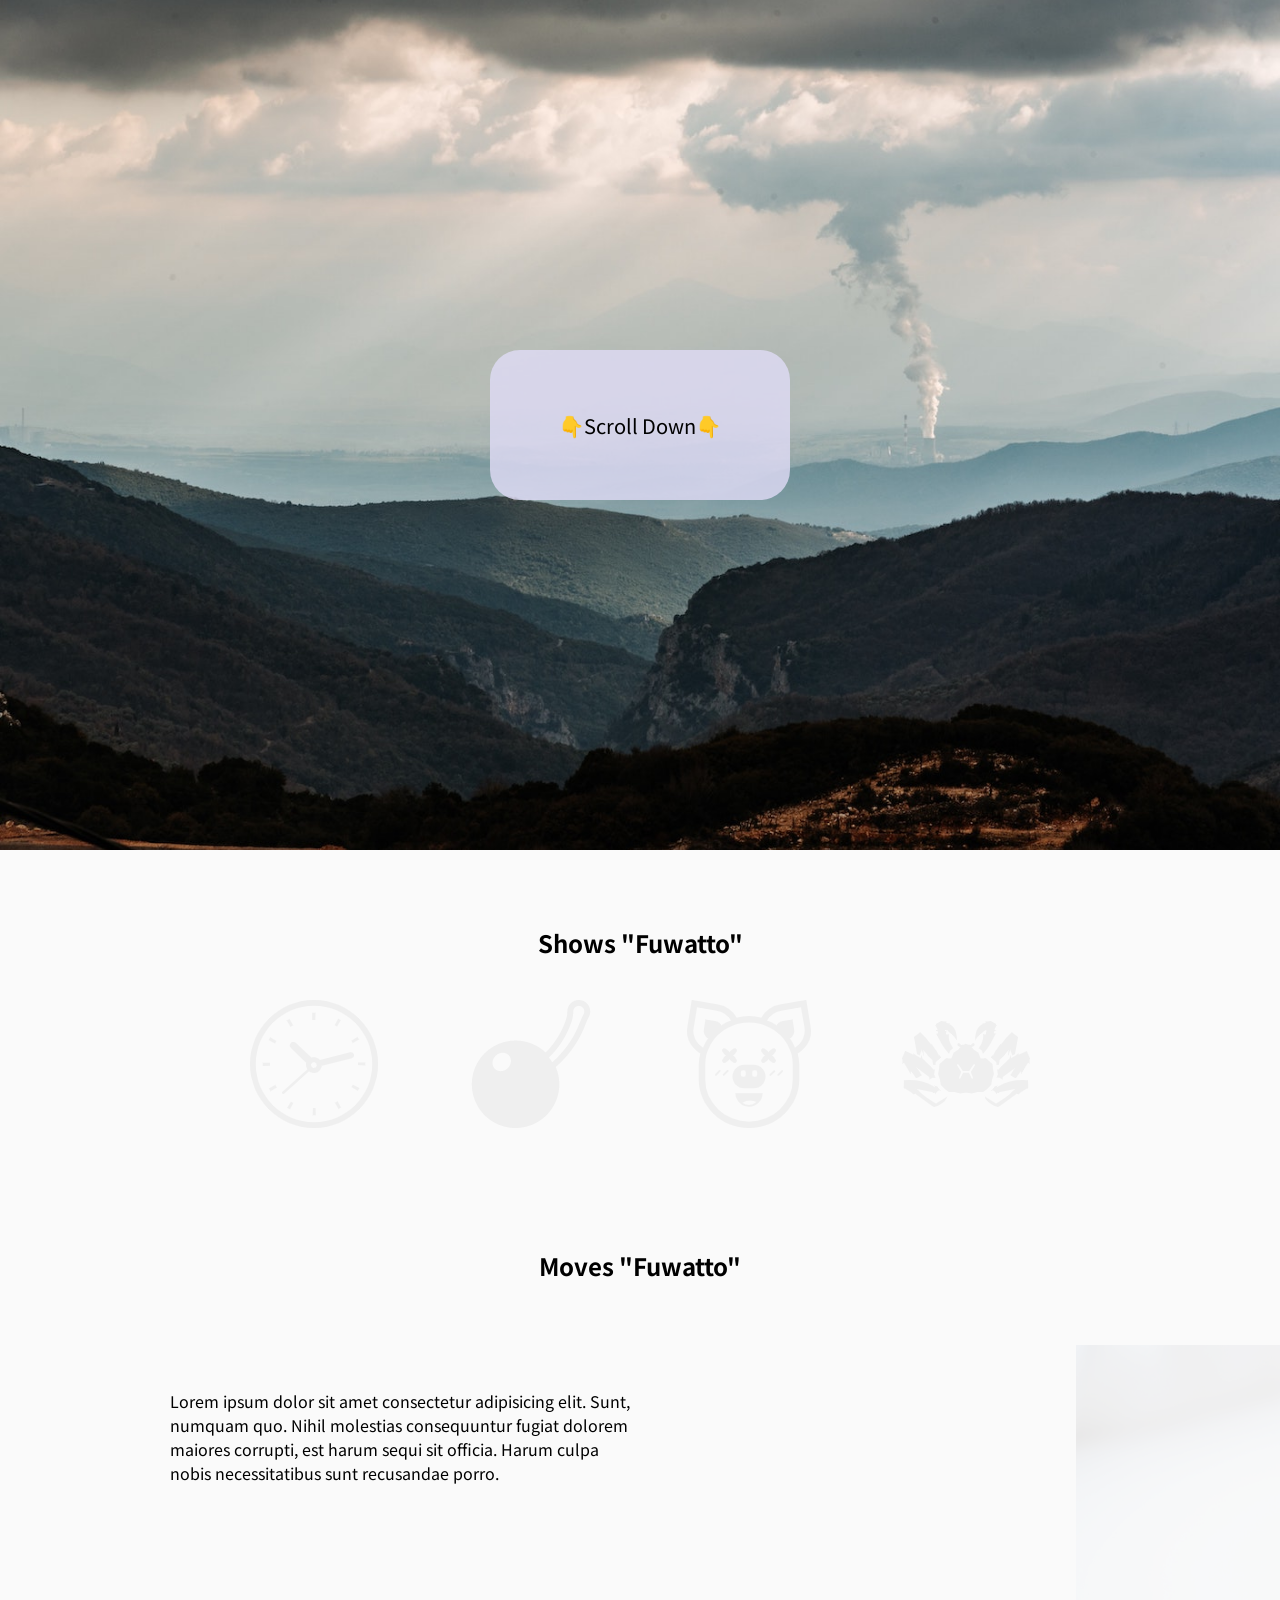
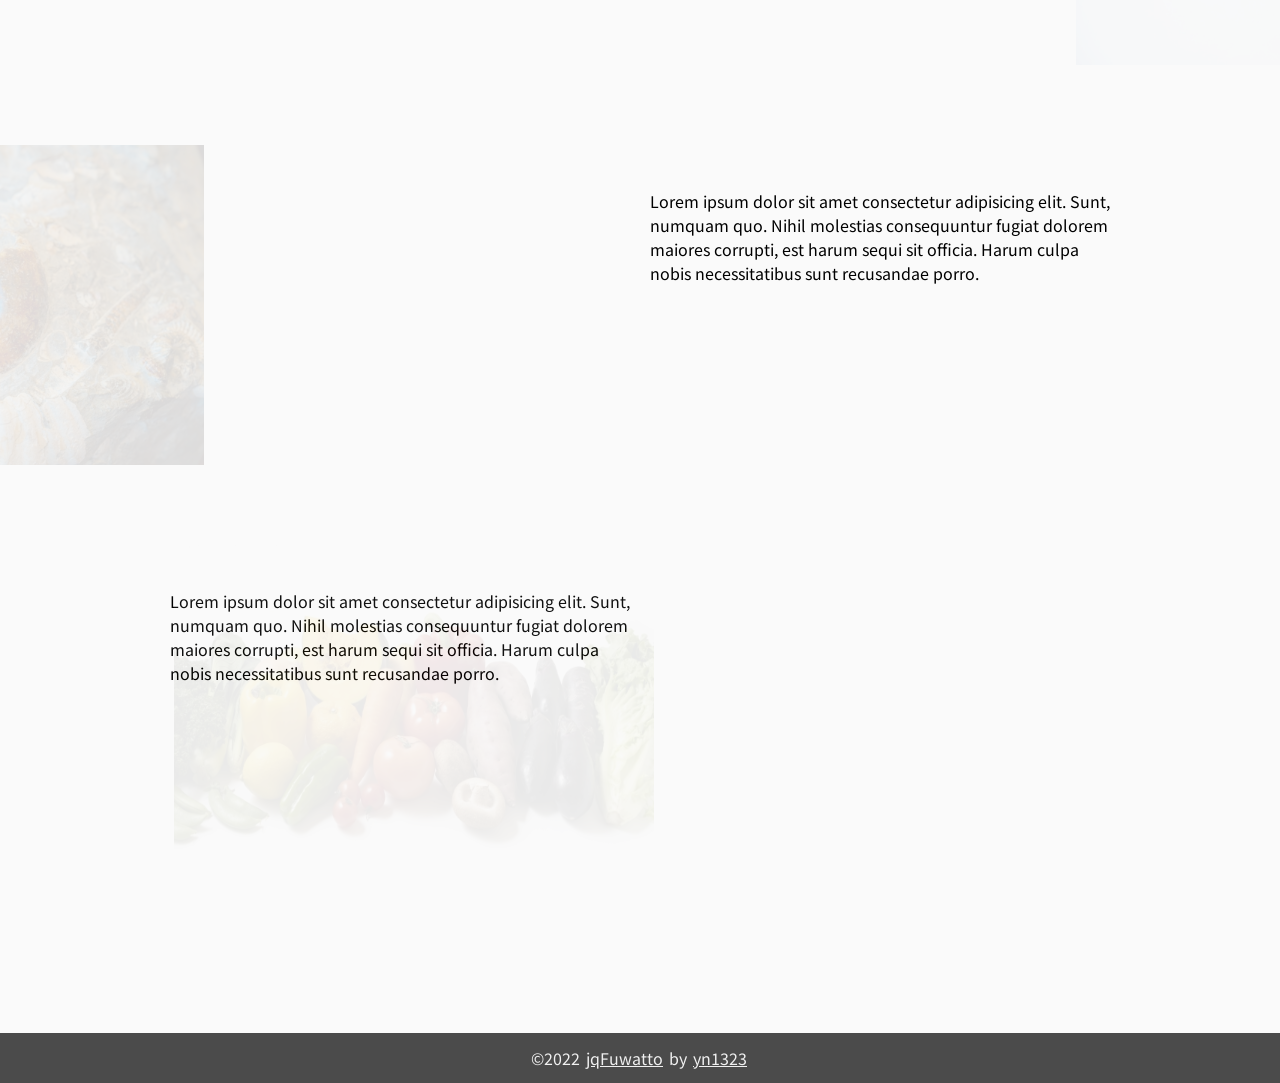
<file: js/fade-slide-scrolling/fade-slide-scrolling/static.html>
<!DOCTYPE html>
<html lang="en">
  <head>
    <meta charset="UTF-8" />
    <meta name="viewport" content="width=device-width, initial-scale=1.0" />
    <title>jqFuwatto jQuery Plugin Examples</title>
    <link rel="preconnect" href="https://fonts.googleapis.com" />
    <link rel="preconnect" href="https://fonts.gstatic.com" crossorigin />
    <link
      href="https://fonts.googleapis.com/css2?family=Noto+Sans+JP:wght@300;400;700&display=swap"
      rel="stylesheet"
    />
    <link href="assets/docs/css/style.css" rel="stylesheet" />
    <script
      src="https://code.jquery.com/jquery-3.6.0.min.js"
      integrity="sha256-/xUj+3OJU5yExlq6GSYGSHk7tPXikynS7ogEvDej/m4="
      crossorigin="anonymous"
    ></script>
    <script src="dist/jqFuwatto.umd.js"></script>
  </head>
  <body>
    <div class="hero">
      <img class="hero_img" src="assets/image/hero.jpeg" />
      <div class="hero_notice area centering">👇Scroll Down👇</div>
    </div>

    <section>
      <div class="gallery">
        <h2 class="gallery_title centering">Shows "Fuwatto"</h2>
        <div id="icons" class="gallery_icons">
          <img src="assets/image/icon1.png" />
          <img src="assets/image/icon2.png" />
          <img src="assets/image/icon3.png" />
          <img src="assets/image/icon4.png" />
        </div>
      </div>

      <div class="gallery">
        <h2 class="gallery_title centering">Moves "Fuwatto"</h2>
        <div class="introduction">
          <p>
            Lorem ipsum dolor sit amet consectetur adipisicing elit. Sunt,
            numquam quo. Nihil molestias consequuntur fugiat dolorem maiores
            corrupti, est harum sequi sit officia. Harum culpa nobis
            necessitatibus sunt recusandae porro.
          </p>
          <img
            id="rightToLeft"
            src="assets/image/img1.jpeg"
            width="480px"
            height="320px"
          />
        </div>

        <div class="introduction">
          <img
            class="jqFuwattoAsClass"
            src="assets/image/img2.jpeg"
            width="480px"
            height="320px"
          />
          <p>
            Lorem ipsum dolor sit amet consectetur adipisicing elit. Sunt,
            numquam quo. Nihil molestias consequuntur fugiat dolorem maiores
            corrupti, est harum sequi sit officia. Harum culpa nobis
            necessitatibus sunt recusandae porro.
          </p>
        </div>

        <div class="introduction">
          <p>
            Lorem ipsum dolor sit amet consectetur adipisicing elit. Sunt,
            numquam quo. Nihil molestias consequuntur fugiat dolorem maiores
            corrupti, est harum sequi sit officia. Harum culpa nobis
            necessitatibus sunt recusandae porro.
          </p>
          <img
            class="jqFuwattoAsClass"
            src="assets/image/img3.jpeg"
            width="480px"
            height="320px"
          />
        </div>
      </div>
    </section>

    <footer class="footer">
      <p>
        <span>©2022</span>
        <span
          ><a href="https://github.com/yn1323/jqFuwatto" target="_blank"
            >jqFuwatto</a
          ></span
        >
        <span>by</span>
        <span
          ><a href="https://github.com/yn1323" target="_blank">yn1323</a></span
        >
      </p>
    </footer>
    <script type="module" src="test/index.js" defer></script>
    <script type="text/javascript">

  var _gaq = _gaq || [];
  _gaq.push(['_setAccount', 'UA-36251023-1']);
  _gaq.push(['_setDomainName', 'jqueryscript.net']);
  _gaq.push(['_trackPageview']);

  (function() {
    var ga = document.createElement('script'); ga.type = 'text/javascript'; ga.async = true;
    ga.src = ('https:' == document.location.protocol ? 'https://ssl' : 'http://www') + '.google-analytics.com/ga.js';
    var s = document.getElementsByTagName('script')[0]; s.parentNode.insertBefore(ga, s);
  })();

</script>
  </body>
</html>
</file>
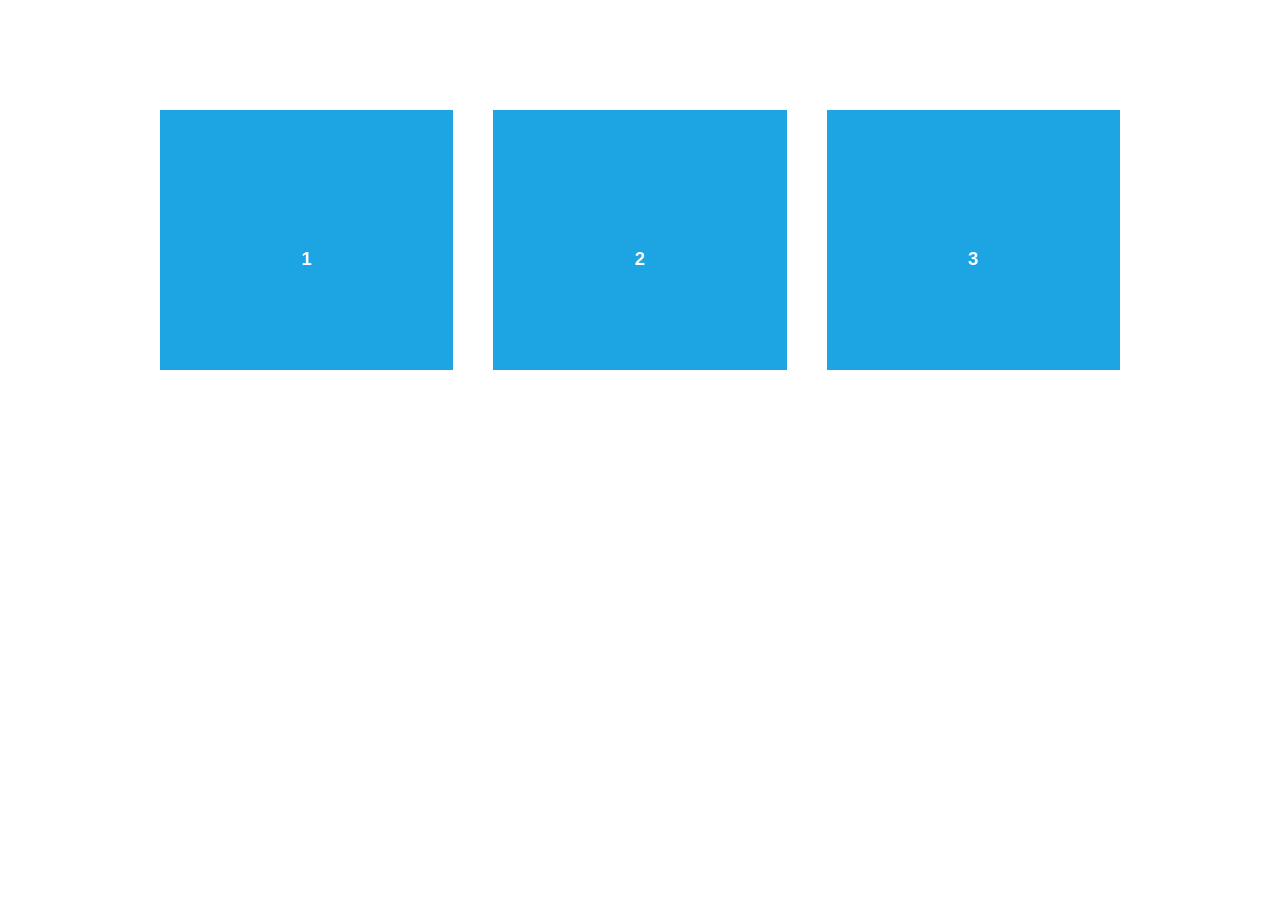
<file: js/aos-master/aos-master/demo/async.html>
<!DOCTYPE html>
<html>
  <head>
    <meta charset="utf-8">
    <title>AOS - Animate on scroll library</title>
    <meta name="viewport" content="width=device-width">
    <link rel="stylesheet" href="css/styles.css" />
    <link rel="stylesheet" href="../dist/aos.css" />
  </head>
  <body>
    <div id="aos-demo" class="aos-all"></div>

    <script src="../dist/aos.js"></script>
    <script>
      AOS.init({
        easing: 'ease-in-out-sine'
      });

      setInterval(addItem, 300);

      var itemsCounter = 1;
      var container = document.getElementById('aos-demo');

      function addItem () {
        if (itemsCounter > 42) return;
        var item = document.createElement('div');
        item.classList.add('aos-item');
        item.setAttribute('data-aos', 'fade-up');
        item.innerHTML = '<div class="aos-item__inner"><h3>' + itemsCounter + '</h3></div>';
        container.appendChild(item);
        itemsCounter++;
      }
    </script>
  </body>
</html>
</file>
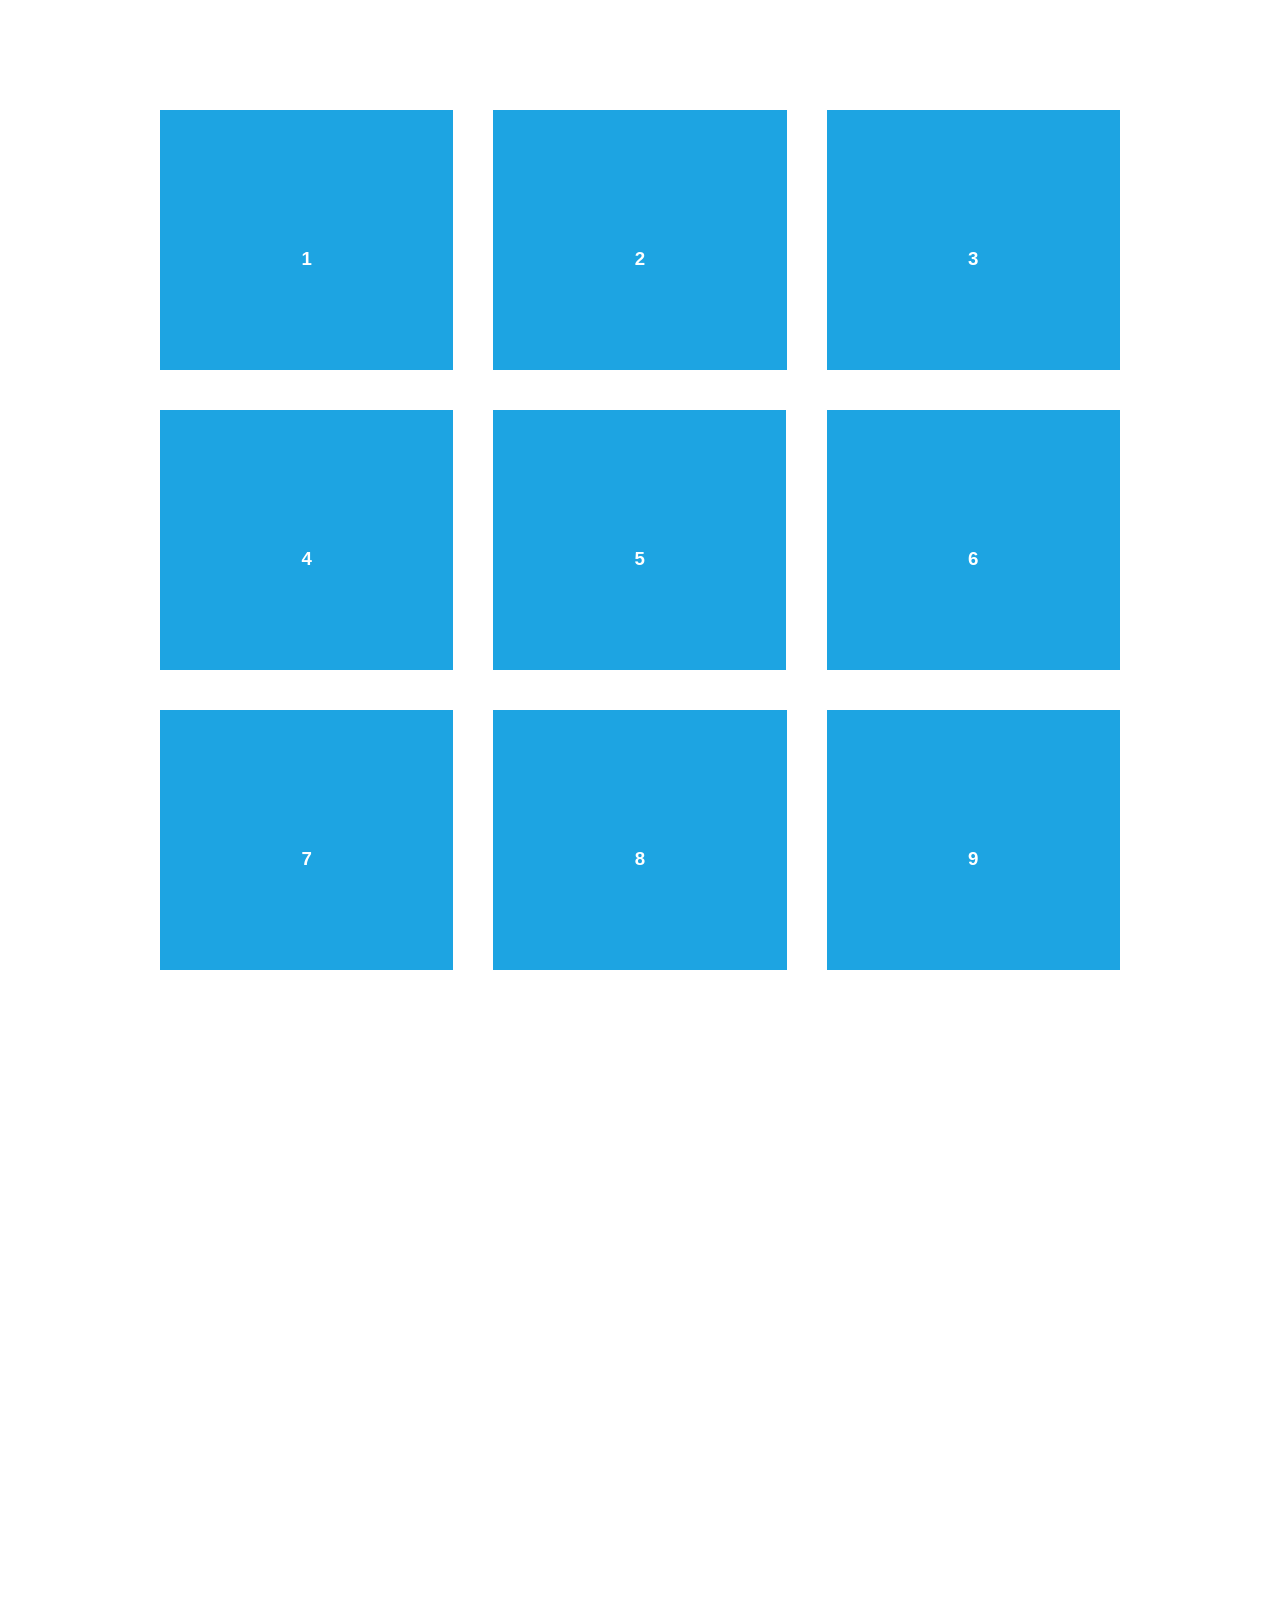
<file: js/aos-master/aos-master/demo/simple.html>
<!DOCTYPE html>
<html>
  <head>
    <meta charset="utf-8">
    <title>AOS - Animate on scroll library</title>
    <meta name="viewport" content="width=device-width">
    <link rel="stylesheet" href="css/styles.css" />
    <link rel="stylesheet" href="../dist/aos.css" />
    <!--[if lt IE 9]>
    <script src="//html5shiv.googlecode.com/svn/trunk/html5.js"></script>
    <![endif]-->
  </head>
  <body>
    <div id="transcroller-body" class="aos-all">
      <div class="aos-item" data-aos="fade-up">
        <div class="aos-item__inner"><h3>1</h3></div>
      </div>
      <div class="aos-item" data-aos="fade-down">
        <div class="aos-item__inner"><h3>2</h3></div>
      </div>
      <div class="aos-item" data-aos="zoom-out-down">
        <div class="aos-item__inner"><h3>3</h3></div>
      </div>
      <div class="aos-item" data-aos="flip-down">
        <div class="aos-item__inner"><h3>4</h3></div>
      </div>
      <div class="aos-item" data-aos="flip-up">
        <div class="aos-item__inner"><h3>5</h3></div>
      </div>
      <div class="aos-item" data-aos="fade-down">
        <div class="aos-item__inner"><h3>6</h3></div>
      </div>
      <div class="aos-item" data-aos="fade-in">
        <div class="aos-item__inner"><h3>7</h3></div>
      </div>
      <div class="aos-item" data-aos="fade-down">
        <div class="aos-item__inner"><h3>8</h3></div>
      </div>
      <div class="aos-item" data-aos="fade-in">
        <div class="aos-item__inner"><h3>9</h3></div>
      </div>
      <div class="aos-item" data-aos="fade-down">
        <div class="aos-item__inner"><h3>10</h3></div>
      </div>
      <div class="aos-item" data-aos="fade-up">
        <div class="aos-item__inner"><h3>11</h3></div>
      </div>
      <div class="aos-item" data-aos="fade-down">
        <div class="aos-item__inner"><h3>12</h3></div>
      </div>
      <div class="aos-item" data-aos="fade-in">
        <div class="aos-item__inner"><h3>13</h3></div>
      </div>
      <div class="aos-item" data-aos="fade-up">
        <div class="aos-item__inner"><h3>14</h3></div>
      </div>
      <div class="aos-item" data-aos="fade-in">
        <div class="aos-item__inner"><h3>15</h3></div>
      </div>
      <div class="aos-item" data-aos="fade-up">
        <div class="aos-item__inner"><h3>16</h3></div>
      </div>
      <div class="aos-item" data-aos="fade-down">
        <div class="aos-item__inner"><h3>17</h3></div>
      </div>
      <div class="aos-item" data-aos="fade-up">
        <div class="aos-item__inner"><h3>18</h3></div>
      </div>
      <div class="aos-item" data-aos="zoom-out">
        <div class="aos-item__inner"><h3>19</h3></div>
      </div>
      <div class="aos-item" data-aos="fade-up">
        <div class="aos-item__inner"><h3>20</h3></div>
      </div>
      <div class="aos-item" data-aos="zoom-out">
        <div class="aos-item__inner"><h3>21</h3></div>
      </div>
      <div class="aos-item" data-aos="fade-in">
        <div class="aos-item__inner"><h3>22</h3></div>
      </div>
      <div class="aos-item" data-aos="zoom-out-up">
        <div class="aos-item__inner"><h3>23</h3></div>
      </div>
      <div class="aos-item" data-aos="zoom-out-down">
        <div class="aos-item__inner"><h3>24</h3></div>
      </div>
      <div class="aos-item" data-aos="fade-in">
        <div class="aos-item__inner"><h3>25</h3></div>
      </div>
      <div class="aos-item" data-aos="fade-in">
        <div class="aos-item__inner"><h3>26</h3></div>
      </div>
      <div class="aos-item" data-aos="fade-in">
        <div class="aos-item__inner"><h3>27</h3></div>
      </div>
      <div class="aos-item" data-aos="fade-in">
        <div class="aos-item__inner"><h3>28</h3></div>
      </div>
      <div class="aos-item" data-aos="fade-in">
        <div class="aos-item__inner"><h3>29</h3></div>
      </div>
      <div class="aos-item" data-aos="fade-in">
        <div class="aos-item__inner"><h3>30</h3></div>
      </div>
      <div class="aos-item" data-aos="fade-in">
        <div class="aos-item__inner"><h3>31</h3></div>
      </div>
      <div class="aos-item" data-aos="fade-in">
        <div class="aos-item__inner"><h3>32</h3></div>
      </div>
      <div class="aos-item" data-aos="fade-in">
        <div class="aos-item__inner"><h3>33</h3></div>
      </div>
      <div class="aos-item" data-aos="fade-in">
        <div class="aos-item__inner"><h3>34</h3></div>
      </div>
      <div class="aos-item" data-aos="fade-in">
        <div class="aos-item__inner"><h3>35</h3></div>
      </div>
      <div class="aos-item" data-aos="fade-in">
        <div class="aos-item__inner"><h3>36</h3></div>
      </div>
      <div class="aos-item" data-aos="fade-in">
        <div class="aos-item__inner"><h3>37</h3></div>
      </div>
      <div class="aos-item" data-aos="fade-in">
        <div class="aos-item__inner"><h3>38</h3></div>
      </div>
      <div class="aos-item" data-aos="fade-in">
        <div class="aos-item__inner"><h3>39</h3></div>
      </div>
      <div class="aos-item" data-aos="fade-in">
        <div class="aos-item__inner"><h3>40</h3></div>
      </div>
      <div class="aos-item" data-aos="fade-in">
        <div class="aos-item__inner"><h3>41</h3></div>
      </div>
      <div class="aos-item" data-aos="fade-in">
        <div class="aos-item__inner"><h3>42</h3></div>
      </div>
    </div>

    <script src="../dist/aos.js"></script>
    <script>
      AOS.init({
        easing: 'ease-in-out-sine'
      });
    </script>

    <!-- <script src="//cdnjs.cloudflare.com/ajax/libs/require.js/2.1.11/require.min.js"></script>
    <script>
      requirejs.config({
          baseUrl: '../dist',
      });

      require(['aos'], function(AOS){
          AOS.init({
              easing: 'ease-in-out-sine'
          });
      });
    </script> -->
  </body>
</html>
</file>
<file: js/fade-slide-scrolling/fade-slide-scrolling/docs/assets/index.7833bf36.css>
html,body,h1{margin:0;padding:0}body{background:rgba(250,250,250)}html[lang=en]{font-family:Noto Sans JP,Hiragino Kaku Gothic ProN,Meiryo,sans-serif}hr{margin:0 20px}section{display:flex;flex-direction:column;align-items:center}:root{--h1-height: 50px;--hero-notice-height: 150px;--hero-notice-width: 300px;--accent-color: rgb(75, 75, 75);--accent-font-color: rgb(240, 240, 240)}header{height:var(--h1-height);background:var(--accent-color);display:flex;justify-content:space-around;align-items:center;padding:0 20px}header>h1{color:var(--accent-font-color);font-size:28px;text-decoration:underline}header>div{height:100%}.hero{position:relative}.hero_img{height:calc(100vh - var(--h1-height));width:100vw;object-fit:cover}.hero_notice{position:absolute;width:var(--hero-notice-width);height:var(--hero-notice-height);top:calc((100vh - var(--h1-height)) / 2 - var(--hero-notice-height) / 2);left:calc((100vw) / 2 - var(--hero-notice-width) / 2);font-size:20px}.gallery{width:960px;margin:50px}.gallery_title{margin-bottom:40px}.gallery_icons{display:flex;justify-content:space-evenly}.introduction{margin:80px 0;display:flex}.introduction>p{width:50%;padding:10px}.introduction>img{width:50%}.footer{margin-top:20px;background:var(--accent-color);color:var(--accent-font-color);height:50px}.footer>p{display:flex;justify-content:center;align-items:center}.footer>p{height:100%}.footer>p>span,a{color:#f0f0f0;margin:0 2px}.area{background:rgba(224,220,247,.8);border-radius:30px}.centering{display:flex;justify-content:center;align-items:center}
</file>
<file: styles/styles.css>
@font-face {
  font-family: "panthera";
  src: url(../font/PantheraRegular-MVZ9J.ttf);
}
@font-face {
  font-family: "beyno";
  src: url(../font/FontsFree-Net-BEYNO.ttf);
}
@font-face {
  font-family: "wakanda";
  src: url(../font/WakandaForever-Regular.ttf);
}
@font-face {
  font-family: "cantarell";
  src: url(../font/Cantarell-Regular.ttf);
}
* {
  margin: 0;
  padding: 0;
  box-sizing: border-box;
}

.container {
  width: 80%;
  margin: 0 auto;
}

body {
  background: radial-gradient(126.67% 350.28% at -21.35% 0%, #11213F 0%, #0B0B0B 39.1%, rgba(2, 23, 64, 0.837641) 94.57%, rgba(2, 23, 64, 0) 100%);
  font-family: "cantarell";
  font-size: 16px;
  color: #fff;
}

#hero .hero .blackp h1 {
  font-family: "panthera";
  font-size: 50px;
  color: #9e91b7;
}

#forme .forme .alphabet .titre h2, #heroe .hero_page .hero_text h1, #cinema .cine_afro .anecdote .div2 h2, #cinema .cine_afro .afro h2, #origine .origin_culte .culte h2, #origine .origin_culte .origin h2, #herow .herow h1, #protecteur .justicier .protect_text h2, #tchalla .tchalla .tchalla_text h2, #card .card .div2 .div2_text2 h2, #card .card .div1 .div1_text1 h2, #hero .hero .blackp h2 {
  font-family: "beyno";
  font-size: 30px;
  color: #9e91b7;
}

#forme .savoir p span, #forme .forme .alphabet .titre .h2, #herow .herow h2 {
  font-family: "wakanda";
  font-size: 30px;
  color: #9e91b7;
}

.navbar {
  display: flex;
  justify-content: space-between;
  align-items: center;
  padding: 16px 0;
}
.navbar .logo_header a {
  text-decoration: none;
}
.navbar .menu ul li {
  display: inline-block;
  text-decoration: none;
}
.navbar_link {
  text-decoration: none;
  color: #fff;
  margin: 0 2rem;
  padding-left: 12px;
  font-family: "beyno";
  font-size: 15px;
}
.navbar_link:hover {
  text-decoration: underline;
  color: #9e91b7;
}
.navbar_link_active {
  color: #9e91b7;
  border-bottom: 2px dotted #9e91b7;
  padding-bottom: 6px;
}

footer {
  background: linear-gradient(180deg, #3D2DA6 0%, #021740 90.43%);
  color: #fff;
  padding: 50px 0;
  background-position: center;
  background-size: auto;
}
footer .footer {
  display: flex;
  justify-content: space-between;
}
footer .footer_text {
  display: flex;
  justify-content: space-between;
  align-items: center;
  width: 50%;
}
footer .footer_text h2 {
  text-decoration: none;
  font-family: "Cantarell";
  font-size: 16px;
  letter-spacing: 0.28em;
}
footer .footer_text h2 ul {
  text-decoration: none;
  color: #fff;
  padding: 10px 0;
}
footer .footer_text h2 ul li {
  display: block;
  text-decoration: none;
}
footer .footer_text h2 ul li a {
  text-decoration: none;
  color: #fff;
  font-family: "Cantarell";
}
footer .footer_text .icon_footer img {
  padding: 5px;
}
footer .footer_img {
  display: flex;
  align-items: center;
  justify-content: center;
  background-image: url(../Illustrations/Logo/footer1.png);
  background-repeat: no-repeat;
  background-position: center;
  height: 450px;
  width: 50%;
}
footer p {
  text-align: right;
  font-family: "Cantarell";
  font-size: 10px;
  margin-right: 22%;
  padding-bottom: 60%;
}

#hero {
  height: calc(100vh - 100px);
  background-image: url(../Illustrations/Accueil/Pantherhome1..png);
  background-repeat: no-repeat;
  background-size: 60%;
  background-position: center right;
}
#hero .hero .blackp {
  width: 40%;
  position: absolute;
  top: 35%;
}
#hero .hero .blackp h2 {
  padding: 15px 0;
}
#hero .hero .blackp a {
  margin-top: 15px;
  color: #fff;
  font-size: 12px;
}
#hero .hero .blackp p {
  margin-top: 10px;
  font-size: 12px;
  width: 70%;
}

.scroll .left-bar, .scroll .mini-left-bar {
  border-left: 2px solid #9e91b7;
  height: 452px;
  position: fixed;
  left: 30px;
  top: 0;
}
.scroll .mini-left-bar {
  height: 285px;
  left: 60px;
}
.scroll .social {
  display: flex;
  flex-direction: column;
  position: fixed;
  top: 300px;
  left: 55px;
  padding: 10px 0;
}
.scroll .social img {
  padding: 5px 0;
}

#card {
  margin-bottom: 50px;
}
#card .card {
  display: flex;
}
#card .card .div1 {
  display: flex;
  border: 1px solid #fff;
  background-color: #021740;
}
#card .card .div1 .div1_card1 img {
  padding: 0 10px;
}
#card .card .div1 .div1_text1 h2 {
  padding-top: 40px;
}
#card .card .div1 .div1_text1 p,
#card .card .div1 .div1_text1 a {
  font-size: 12px;
  color: #fff;
  text-align: justify;
  padding: 5px 0;
}
#card .card .div2 {
  display: flex;
  border: 1px solid #fff;
  background-color: #021740;
}
#card .card .div2 .div2_card2 img {
  padding: 0 10px;
}
#card .card .div2 .div2_text2 h2 {
  padding-top: 40px;
}
#card .card .div2 .div2_text2 p,
#card .card .div2 .div2_text2 a {
  font-size: 12px;
  color: #fff;
  text-align: justify;
  padding: 5px 0;
}
#card .card .div3 button {
  background-color: #021740;
  padding: 10px 17px;
  border-radius: 50%;
  position: absolute;
  border: 2px solid white;
}

#tchalla .tchalla {
  display: flex;
  justify-content: space-between;
}
#tchalla .tchalla .tchalla_text {
  width: 50%;
}
#tchalla .tchalla .tchalla_text h2 {
  padding: 20px 0;
}
#tchalla .tchalla .tchalla_text p {
  font-size: 14px;
  text-align: justify;
  padding: 10px 0;
}
#tchalla .tchalla .tchalla_img {
  background-color: #fff;
}
#tchalla .tchalla .tchalla_img .tchalla_div2 strong {
  color: #0733bc;
}
#tchalla .tchalla .tchalla_img .tchalla_div2 .p1 {
  color: #0733bc;
}

#protecteur .justicier {
  display: flex;
  justify-content: space-between;
}
#protecteur .justicier .protect_text h2 {
  padding-top: 40px;
}
#protecteur .justicier .protect_text p {
  font-size: 14px;
  color: #fff;
  text-align: justify;
  padding: 5px 0;
}

#formulaire {
  height: 800px;
}
#formulaire .formulaire {
  background-image: url(../Illustrations/Accueil/Pantherhome4.png);
  background-repeat: no-repeat;
  background-size: cover;
  height: 600px;
  display: flex;
  align-items: center;
  justify-content: center;
}
#formulaire .formulaire .contact h2 {
  margin-bottom: 20px;
}
#formulaire .formulaire .contact input {
  width: 520px;
  height: 56px;
  padding: 10px;
  border-radius: 38px;
  border: 1px solid #000;
  background-color: transparent;
}
#formulaire .formulaire .contact textarea {
  width: 520px;
  height: 156px;
  padding: 10px;
  border-radius: 38px;
  border: 1px solid #000;
  background-color: transparent;
}
#formulaire .formulaire .contact button {
  width: 174px;
  height: 54px;
  padding: 10px 0;
  background-color: #df99f2;
  border-radius: 38px;
  margin: 20px auto;
}

#herow {
  background-image: url(../Illustrations/Wakanda/Pantherwakanda1.png);
  background-repeat: no-repeat;
  background-size: cover;
  background-position: center;
  height: calc(100vh - 100px);
}
#herow .herow h1 {
  padding-top: 200px;
  font-size: 50px;
}
#herow .herow h2 {
  padding: 15px 0;
}
#herow .herow p {
  margin-top: 40px;
  font-size: 14px;
  width: 85%;
  text-align: justify;
}

#origine .origin_culte {
  display: flex;
  justify-content: space-between;
  background-image: url(../Illustrations/Wakanda/Pantherwakanda2.png);
  background-size: cover;
  background-repeat: no-repeat;
  background-position: center;
}
#origine .origin_culte .origin h2 {
  padding: 15px 0;
}
#origine .origin_culte .origin p {
  margin-top: 20px;
  font-size: 14px;
  width: 85%;
  text-align: justify;
}
#origine .origin_culte .div1 {
  height: 200px;
  width: 85%;
  border: 2px solid #021740;
  background-color: #021740;
  margin-top: 20px;
}
#origine .origin_culte .div1 a {
  display: flex;
  align-items: center;
  justify-content: center;
}
#origine .origin_culte .culte h2 {
  padding: 15px 0;
}
#origine .origin_culte .culte p {
  margin-top: 20px;
  font-size: 14px;
  width: 85%;
  text-align: justify;
}

#cinema .cine_afro {
  display: flex;
  justify-content: space-between;
}
#cinema .cine_afro .afro h2 {
  padding: 15px 0;
  width: 95%;
}
#cinema .cine_afro .afro p {
  margin-top: 20px;
  font-size: 12px;
  width: 95%;
  text-align: justify;
}
#cinema .cine_afro .anecdote .div2 h2 {
  padding: 15px 0;
}
#cinema .cine_afro .anecdote .div2 p {
  margin-top: 20px;
  font-size: 14px;
  width: 85%;
  text-align: justify;
}

#heroe .hero_page {
  display: flex;
  justify-content: space-between;
}
#heroe .hero_page .hero_img img {
  width: 600px;
  height: 600px;
}
#heroe .hero_page .hero_text h1 {
  font-size: 50px;
  padding-top: 100px;
}
#heroe .hero_page .hero_text .div1 {
  width: 600px;
  height: 600px;
  padding: 180px 100px;
  background-image: url(../Illustrations/Enigme/Pantherenigme2.png);
  background-position: center;
  background-repeat: no-repeat;
}
#heroe .hero_page .hero_text .div1 p {
  font-size: 14px;
  color: #fff;
  text-align: justify;
  padding: 5px 0;
}

#forme .forme {
  display: flex;
}
#forme .forme .alphabet .titre h2 {
  padding-top: 40px;
}
#forme .forme .alphabet .titre p {
  font-size: 14px;
  color: #fff;
  text-align: justify;
  padding: 5px 0;
  width: 90%;
}
#forme .forme .alphabet .titre .h2 {
  padding: 30px 0;
  letter-spacing: 0.28rem;
  width: 90%;
}
#forme .forme .alphabet .form label {
  color: #fff;
  margin-bottom: 20px;
  padding: 5px 0;
}
#forme .forme .alphabet .form input {
  width: 520px;
  height: 56px;
  padding: 10px;
  border-radius: 38px;
  margin-bottom: 20px;
  border-color: #df99f2;
  background-color: transparent;
}
#forme .forme .alphabet .form button {
  width: 174px;
  height: 54px;
  padding: 10px 0;
  background-color: #df99f2;
  border-radius: 38px;
  margin: 0 auto;
}
#forme .savoir {
  width: 800px;
  height: 600px;
  padding: 180px 100px;
  background-image: url(../Illustrations/Enigme/Pantherenigme2.png);
  background-repeat: no-repeat;
  background-position: center;
}
#forme .savoir p {
  font-size: 16px;
  color: #fff;
  text-align: justify;
  padding: 5px 0;
  width: 100%;
}
#forme .savoir p span {
  text-transform: uppercase;
}

.popupbox {
  background-color: #0733bc;
  width: 50%;
  height: 400px;
  margin: auto;
  text-align: center;
  position: absolute;
  top: 100px;
  left: 300px;
  display: none;
}
.popupbox .inside {
  height: 300px;
  padding: 50px;
  margin: 30px;
  background: linear-gradient(#df99f2, #0733bc);
  border-radius: 20px;
  border-bottom: 0;
  box-shadow: 2px 2px 40px black;
}
.popupbox .inside .h1 {
  padding: 50px;
}
.popupbox .inside button {
  margin-top: 50px;
  width: 300px;
  height: 54px;
  padding: 10px 0;
  background-color: #df99f2;
  border-radius: 38px;
  font-size: 10px;
  color: #9e91b7;
}/*# sourceMappingURL=styles.css.map */
</file>
<file: js/fade-slide-scrolling/fade-slide-scrolling/assets/docs/css/style.css>
html,
body,
h1 {
  margin: 0;
  padding: 0;
}
body {
  background: rgba(250, 250, 250);
  overflow-x: hidden;
}

html[lang='en'] {
  font-family: 'Noto Sans JP', 'Hiragino Kaku Gothic ProN', Meiryo, sans-serif;
}

hr {
  margin: 0 20px;
}

section {
  display: flex;
  flex-direction: column;
  align-items: center;
}

:root {
  --h1-height: 50px;
  --hero-notice-height: 150px;
  --hero-notice-width: 300px;
  --accent-color: rgb(75, 75, 75);
  --accent-font-color: rgb(240, 240, 240);
}

header {
  height: var(--h1-height);
  background: var(--accent-color);
  display: flex;
  justify-content: space-around;
  align-items: center;
  padding: 0 20px;
}
header > h1 {
  color: var(--accent-font-color);
  font-size: 28px;
  text-decoration: underline;
}
header > div {
  height: 100%;
}

.hero {
  position: relative;
}

.hero_img {
  height: calc(100vh - var(--h1-height));
  width: 100vw;
  object-fit: cover;
}
.hero_notice {
  position: absolute;
  width: var(--hero-notice-width);
  height: var(--hero-notice-height);
  top: calc((100vh - var(--h1-height)) / 2 - var(--hero-notice-height) / 2);
  left: calc((100vw) / 2 - var(--hero-notice-width) / 2);
  font-size: 20px;
}

.gallery {
  width: 960px;
  margin: 50px;
}
.gallery_title {
  margin-bottom: 40px;
}

.gallery_icons {
  display: flex;
  justify-content: space-evenly;
}

.introduction {
  margin: 80px 0;
  display: flex;
}

.introduction > p {
  width: 50%;
  padding: 10px;
}

.introduction > img {
  width: 50%;
}

.footer {
  margin-top: 20px;
  background: var(--accent-color);
  color: var(--accent-font-color);
  height: 50px;
}

.footer > p {
  display: flex;
  justify-content: center;
  align-items: center;
}

.footer > p {
  height: 100%;
}

.footer > p > span,
a {
  color: rgb(240, 240, 240);
  margin: 0 2px;
}

/* util */
.area {
  background: rgba(224, 220, 247, 0.8);
  border-radius: 30px;
}

.centering {
  display: flex;
  justify-content: center;
  align-items: center;
}
</file>
<file: js/aos-master/aos-master/demo/css/styles.css>
body {
  font-family: Helvetica,Tahoma;
}

*,
*:before,
*:after {
  box-sizing: border-box;
}

.aos-all {
  width: 1000px;
  max-width: 98%;
  margin: 10vh auto 0 auto;
}

.aos-item {
  display: inline-block;
  float: left;
  width: 33.3333%;
  height: 300px;
  padding: 20px;
}

.aos-item__inner {
  position: relative;
  width: 100%;
  height: 100%;
  float: left;
  background: #1da4e2;
  line-height: 260px;
  text-align: center;
  color: #fff;
}

@media screen and (max-width: 800px) {
  .aos-item {
    width: 50%;
  }
}
</file>
